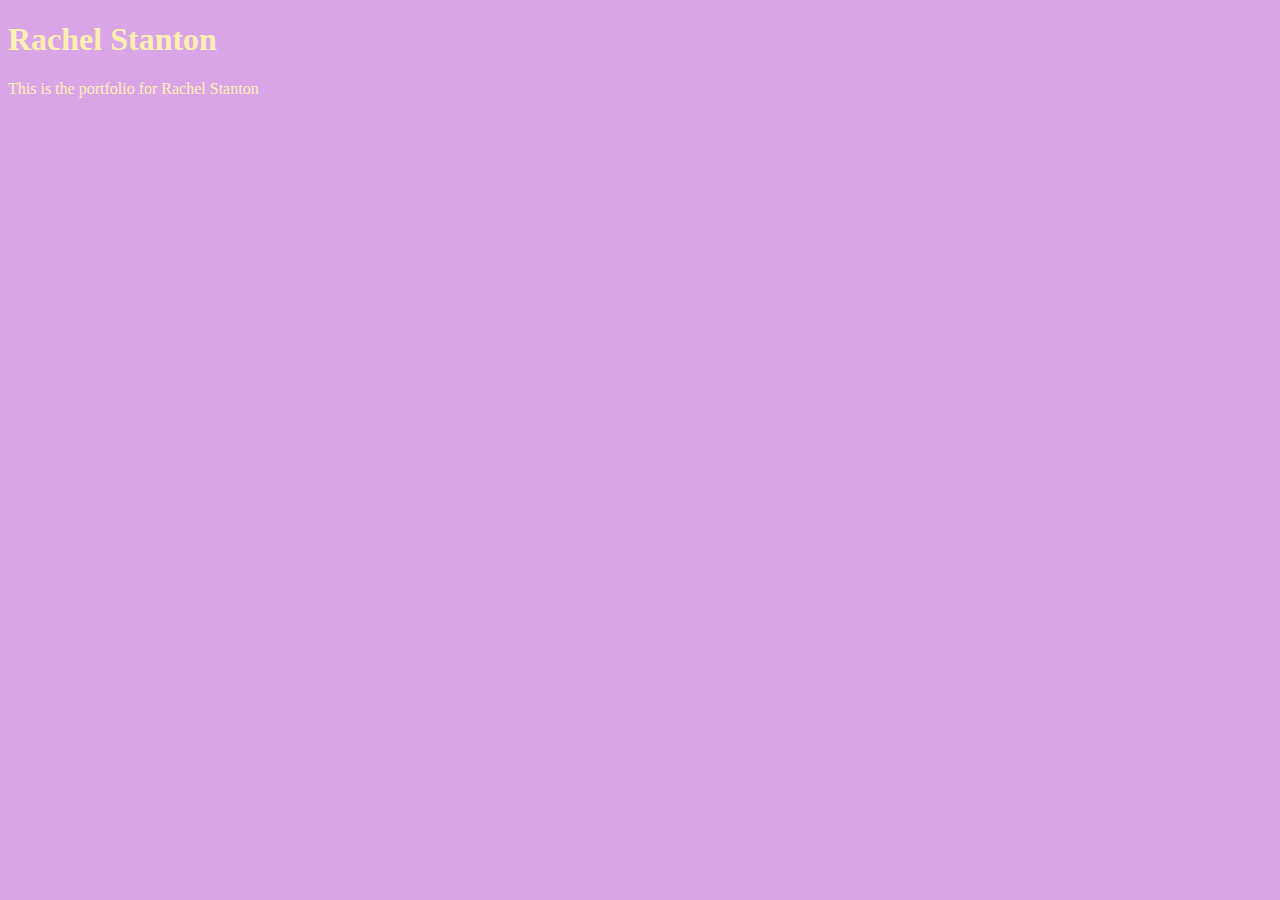
<file: unit_1/index.html>
<!DOCTYPE html>
<html>
<head>
	<link rel="stylesheet" type="text/css" href="css/style.css">
	<title>Rachel Stanton</title>
</head>
<body>
<h1>Rachel Stanton</h1>
<p>This is the portfolio for Rachel Stanton</p>
</body>
</html>
</file>
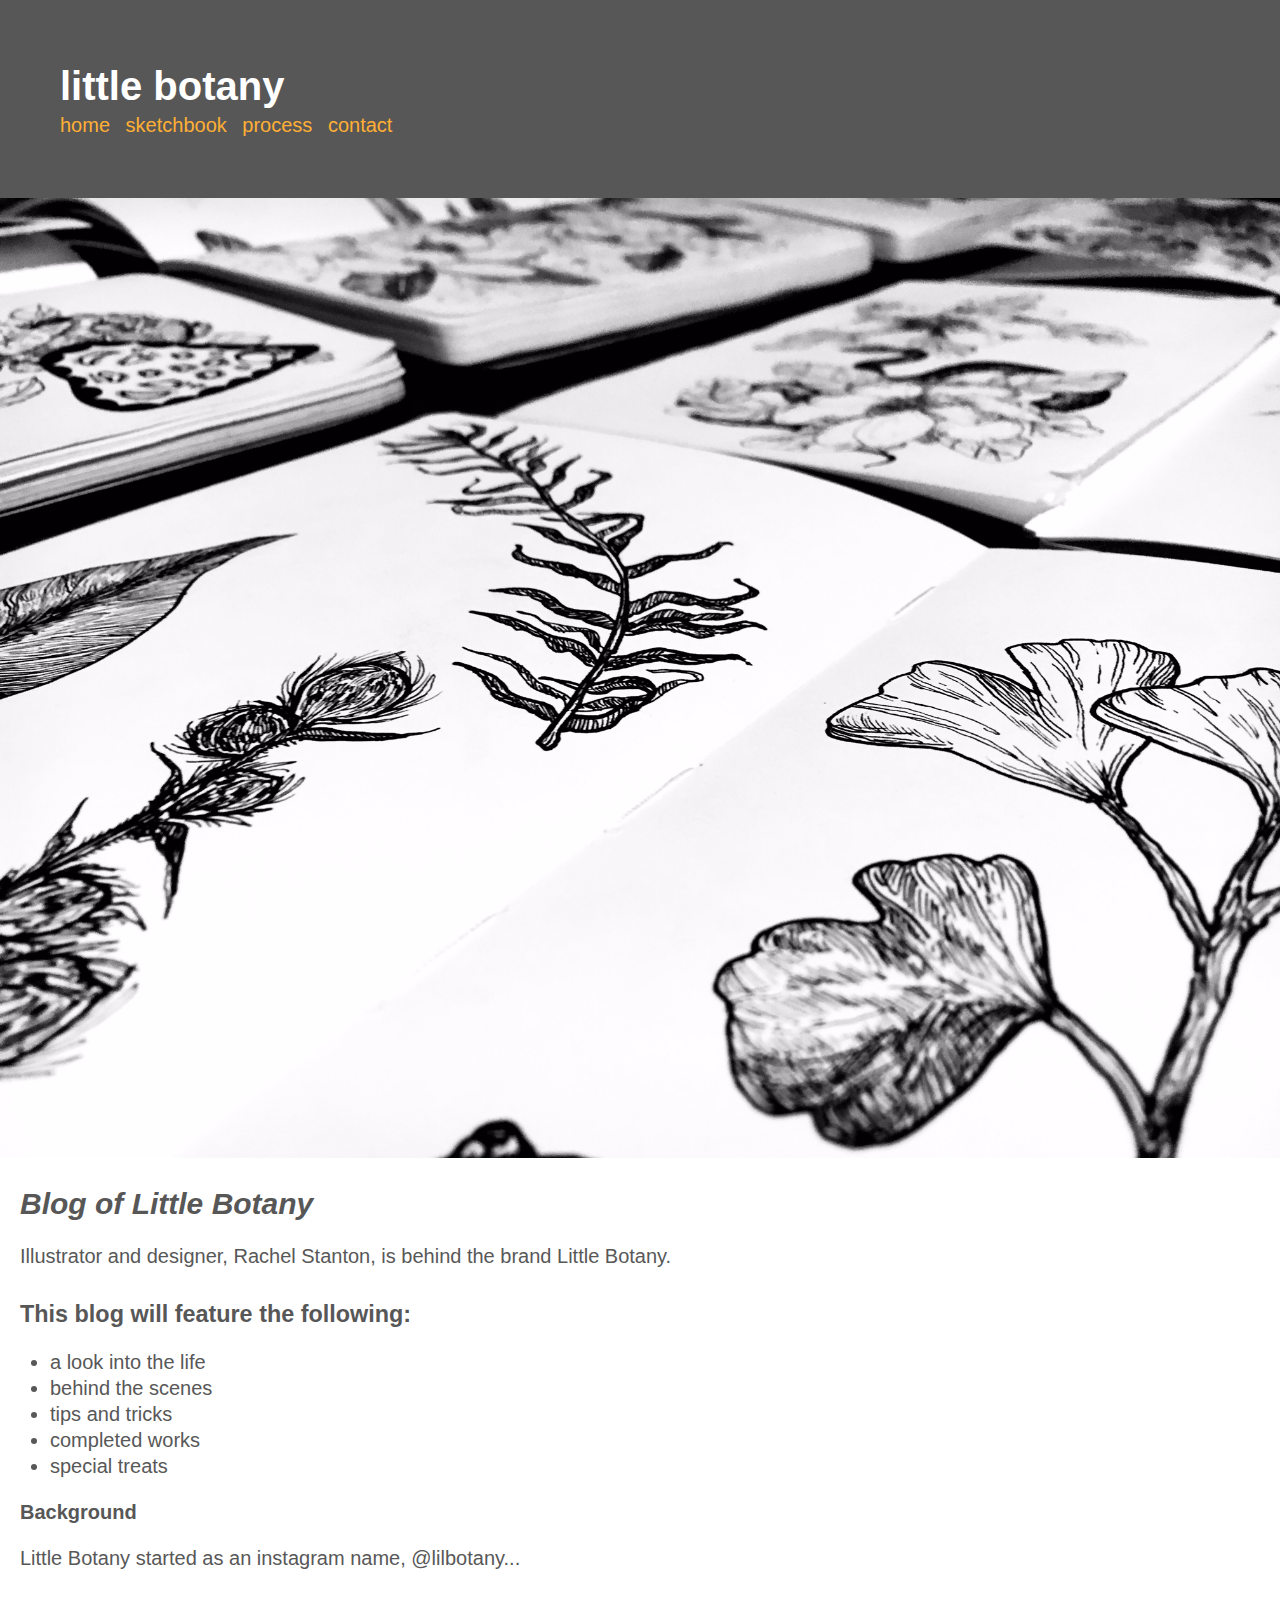
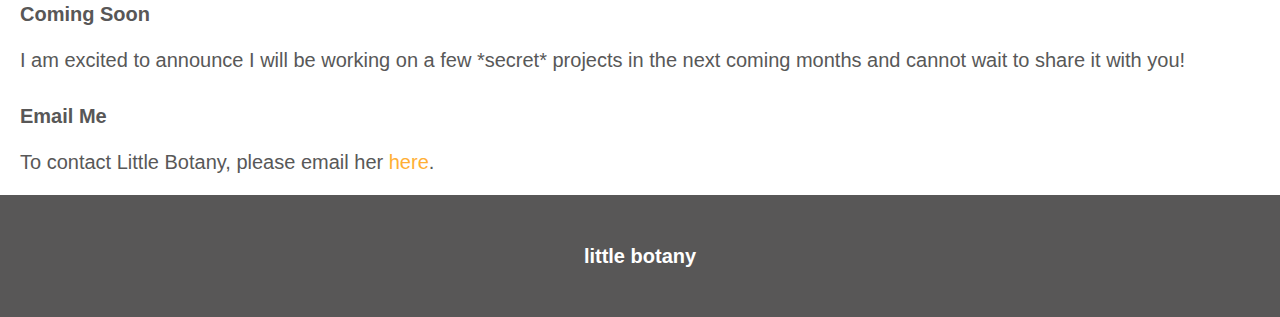
<file: unit_3/index.html>
<!DOCTYPE html>
<html>
		<head>


				<title>little botany</title>

				<link rel="stylesheet" type="text/css" href="css/style.css">
		</head>

		<body>
				<header>
						<h1>little botany</h1>
			
						<nav>
							<a href="#">home</a>
							<a href="#">sketchbook</a>
							<a href="#">process</a>
							<a href="#">contact</a>
						</nav>
				

				</header>

				<section>
						<img src="images/hero.jpg" alt="photo of illustrations" title="bw floral illustrations">

							<h2 id="slogan">Blog of Little Botany</h2>

					<p class="greytext">Illustrator and designer, Rachel Stanton, is behind the brand Little Botany.</p>

				</section>
		<main>
				<h3>This blog will feature the following:</h3>

	<ul class="greytext">
						<li>a look into the life</li>
						<li>behind the scenes</li>
						<li>tips and tricks</li>
						<li>completed works</li>
						<li>special treats</li>
	</ul>
	
		<h4>Background</h4>

			<p class="greytext">Little Botany started as an instagram name, @lilbotany...</p>

		<h4>Coming Soon</h4>

			<p class="greytext">I am excited to announce I will be working on a few *secret* projects in the next coming months and cannot wait to share it with you!</p>

		<h4>Email Me</h4>
		
			<p class="greytext">To contact Little Botany, please email her <a href="mailto:rachelcstanton@gmail.com">here</a>.</p>

		<p> </p>
		
	</main>

			<footer>Little Botany</footer>

	</body>

</html>
</file>
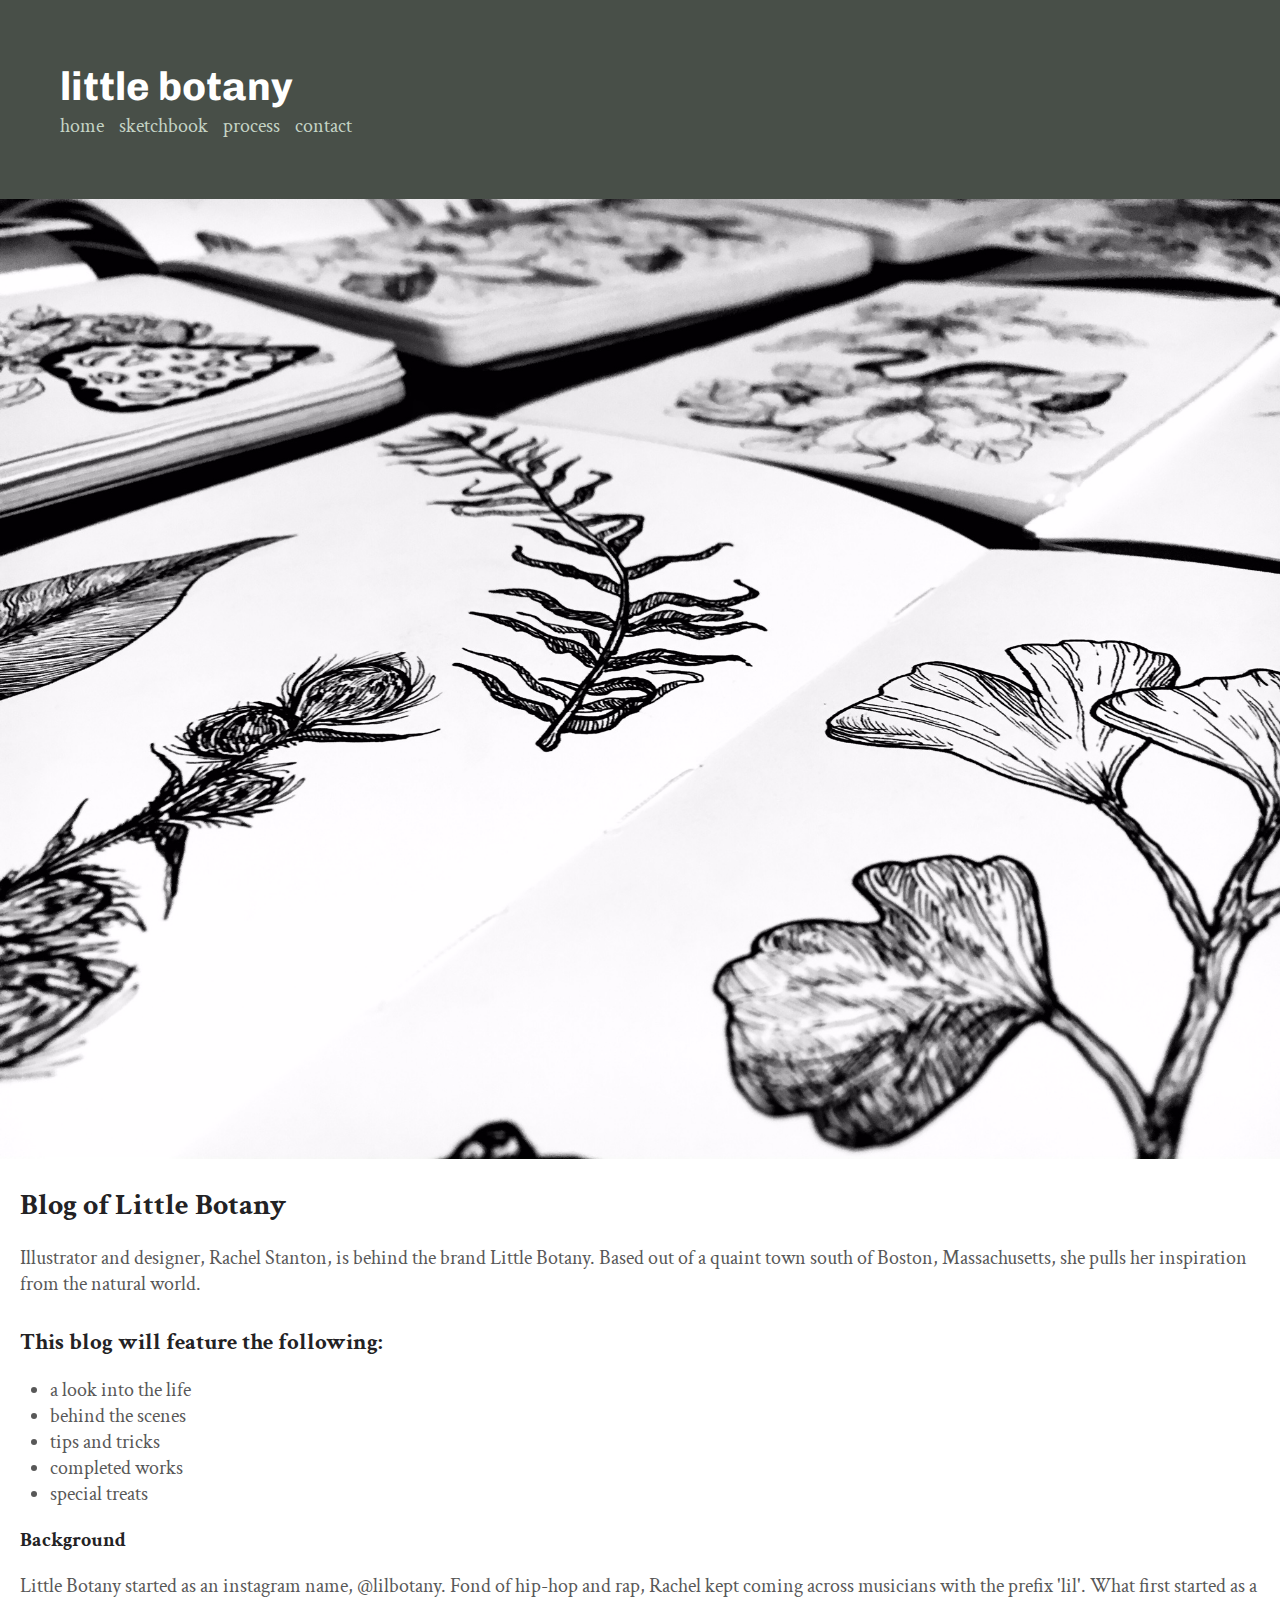
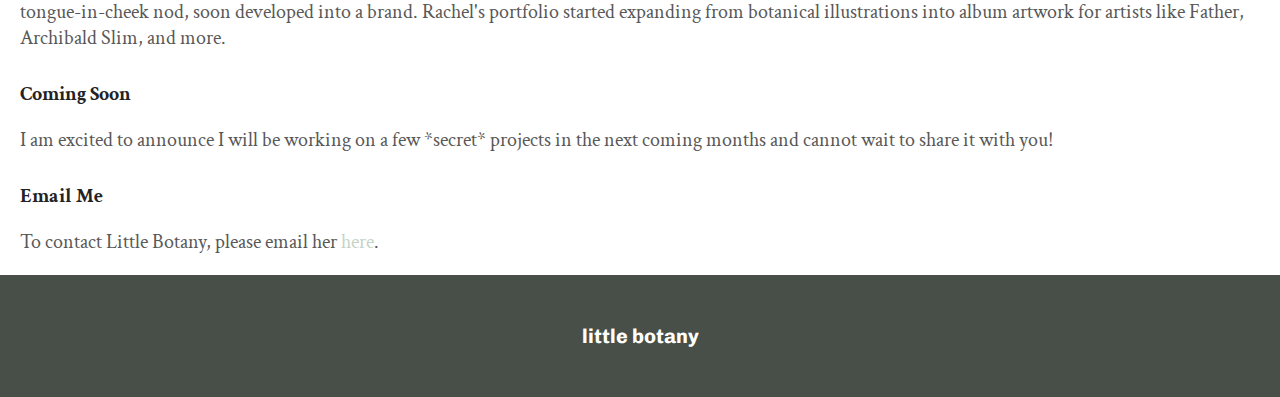
<file: unit_4/index.html>
<!DOCTYPE html>
<html>
		<head>


				<title>little botany</title>

				<link rel="stylesheet" type="text/css" href="css/style.css">
		</head>

		<body>
				<header>
						<h1>little botany</h1>
			
						<nav>
							<a href="#">home</a>
							<a href="#">sketchbook</a>
							<a href="#">process</a>
							<a href="#">contact</a>
						</nav>
				

				</header>

				<section>
						<img src="images/hero.jpg" alt="photo of illustrations" title="bw floral illustrations">

							<h2 id="slogan">Blog of Little Botany</h2>

					<p class="greytext">Illustrator and designer, Rachel Stanton, is behind the brand Little Botany. Based out of a quaint town south of Boston, Massachusetts, she pulls her inspiration from the natural world.</p>

				</section>
		<main>
				<h3>This blog will feature the following:</h3>

	<ul class="greytext">
						<li>a look into the life</li>
						<li>behind the scenes</li>
						<li>tips and tricks</li>
						<li>completed works</li>
						<li>special treats</li>
	</ul>
	
		<h4>Background</h4>

			<p class="greytext">Little Botany started as an instagram name, @lilbotany. Fond of hip-hop and rap, Rachel kept coming across musicians with the prefix 'lil'. What first started as a tongue-in-cheek nod, soon developed into a brand. Rachel's portfolio started expanding from botanical illustrations into album artwork for artists like Father, Archibald Slim, and more.</p>

		<h4>Coming Soon</h4>

			<p class="greytext">I am excited to announce I will be working on a few *secret* projects in the next coming months and cannot wait to share it with you!</p>

		<h4>Email Me</h4>
		
			<p class="greytext">To contact Little Botany, please email her <a href="mailto:rachelcstanton@gmail.com">here</a>.</p>

		<p> </p>
		
	</main>

			<footer>Little Botany</footer>

	</body>

</html>
</file>
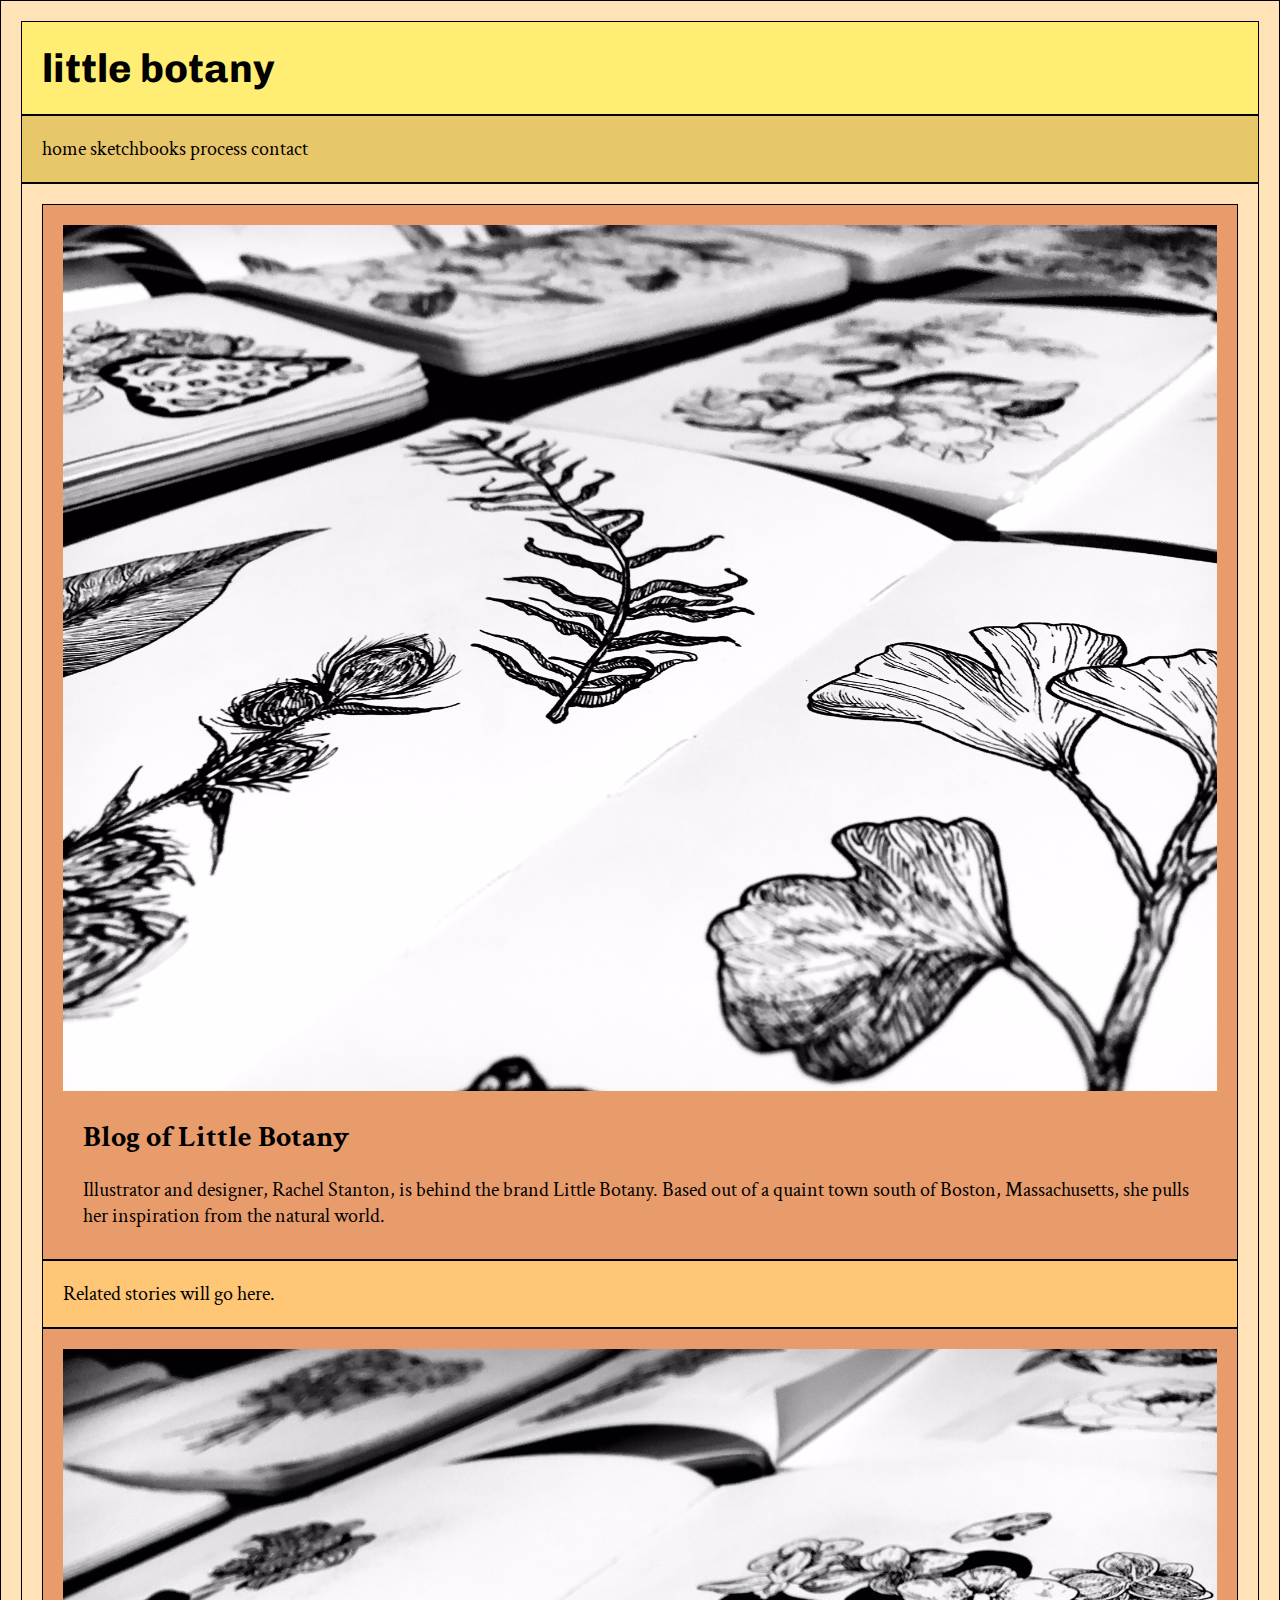
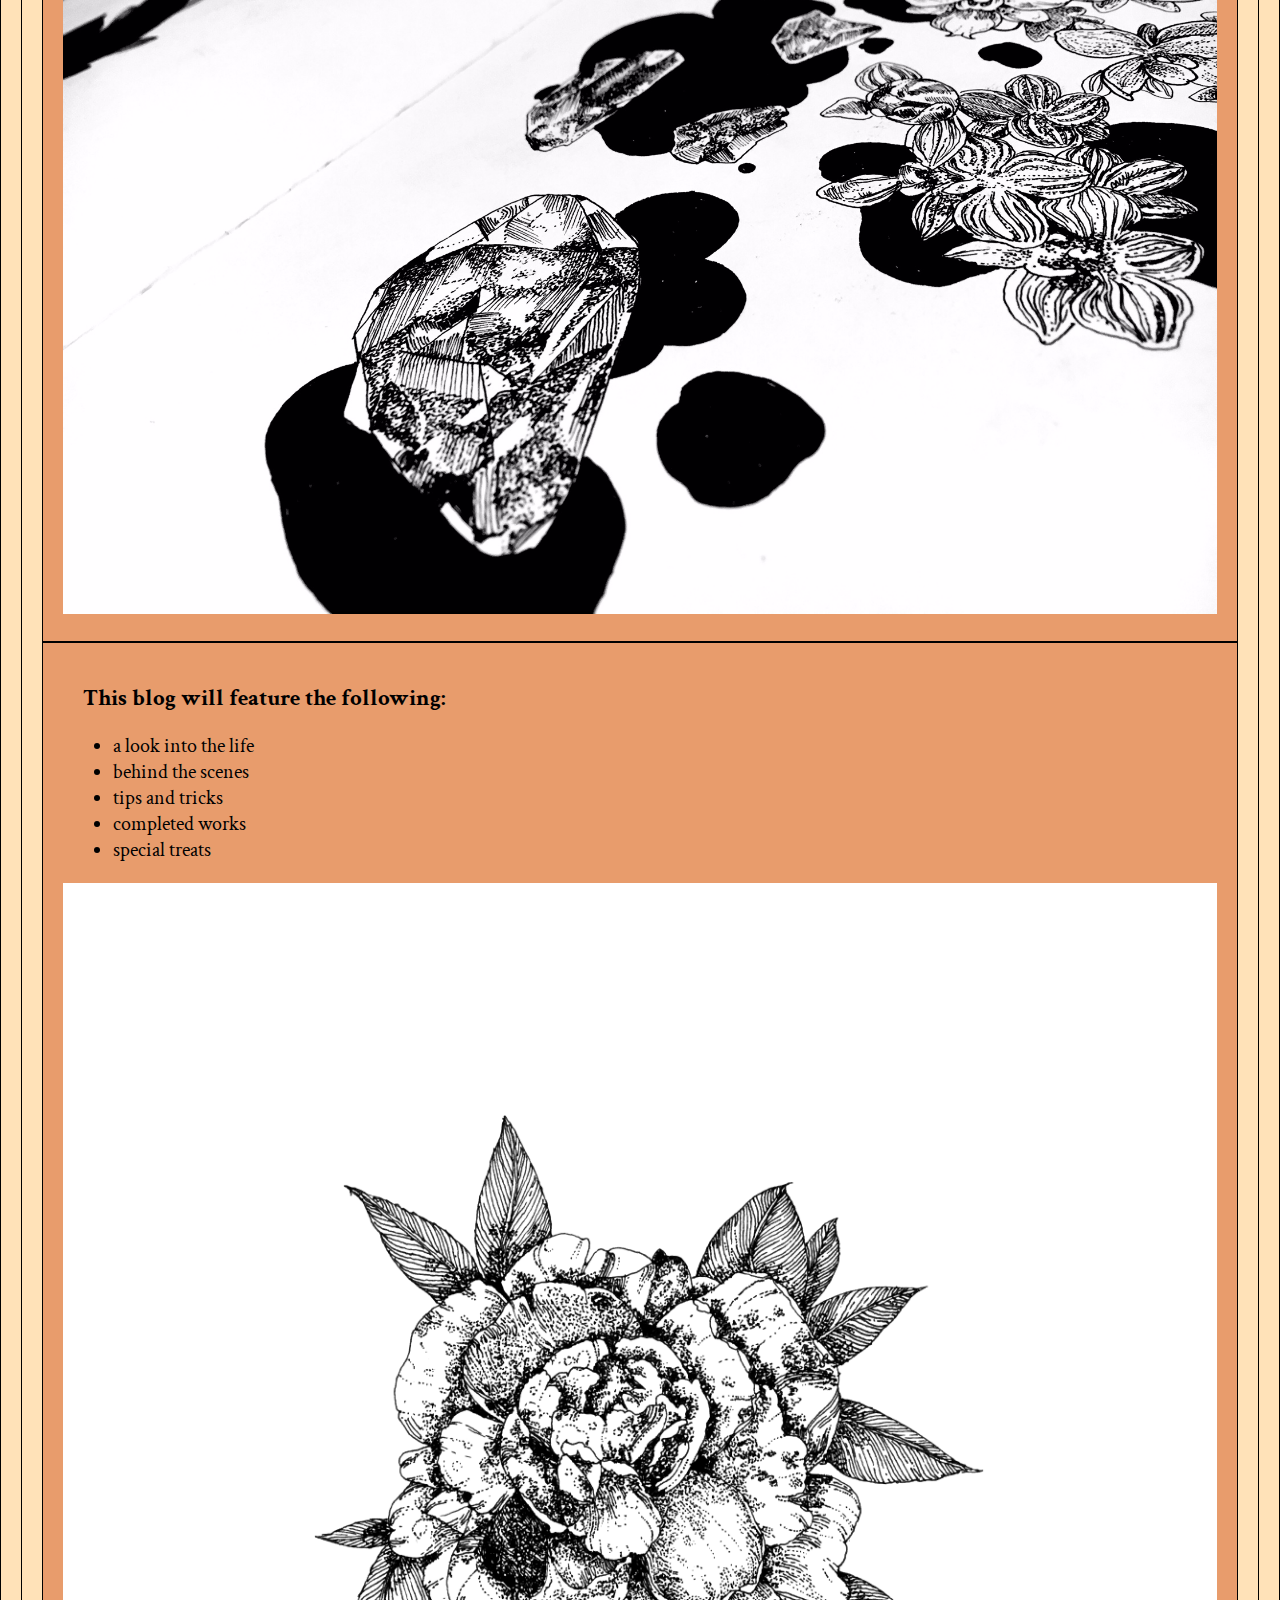
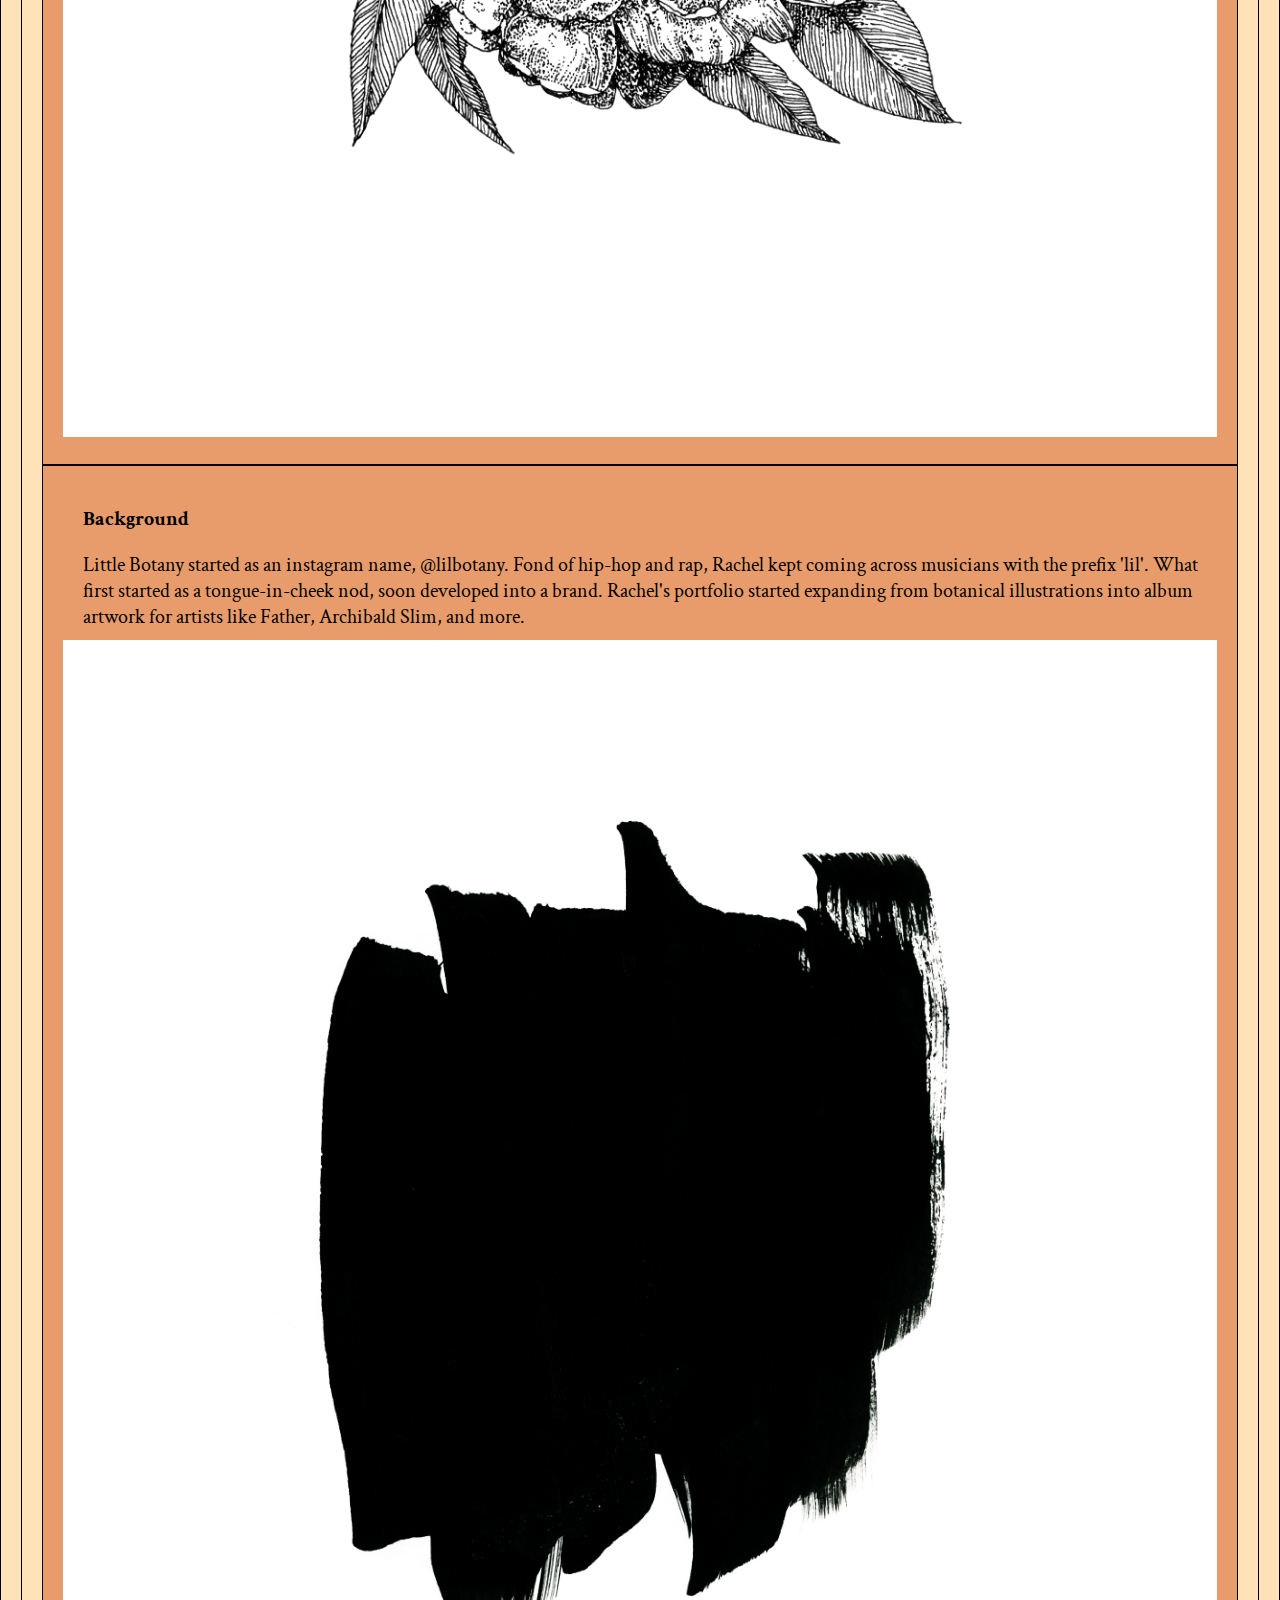
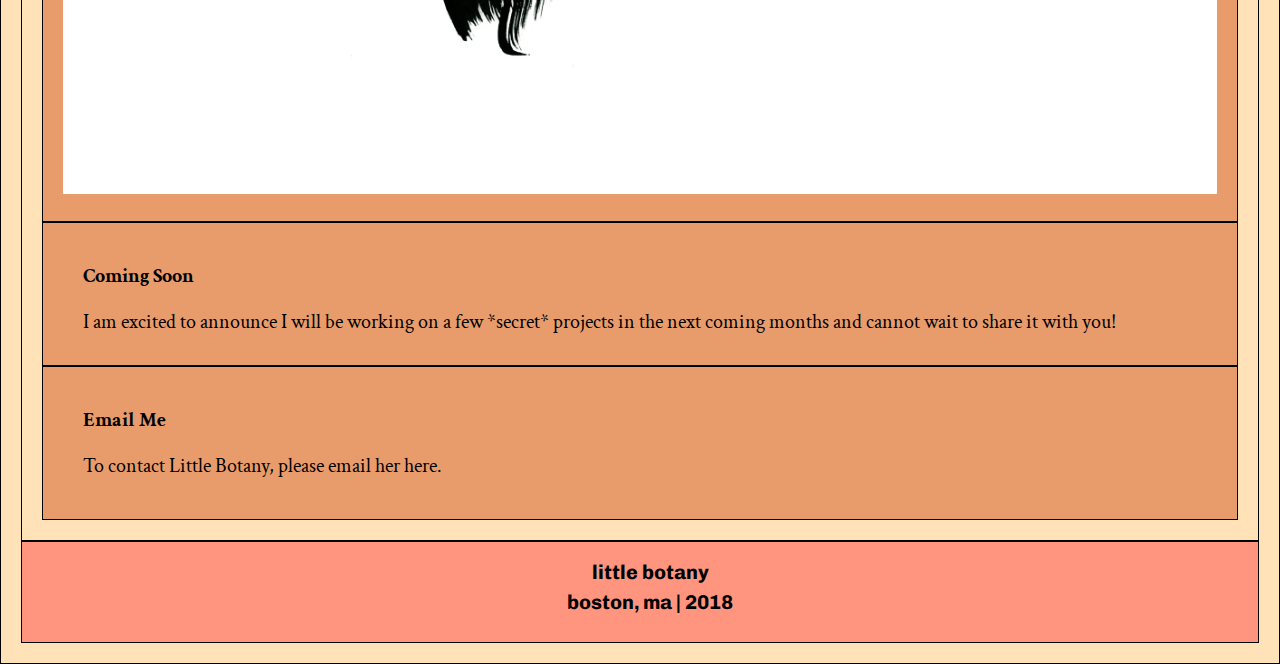
<file: unit_5/index.html>
<!DOCTYPE html>
<html>

<head>
	<title>little botany</title>
	<link rel="stylesheet" type="text/css" href="css/style.css">
</head>

<body>
	<div class="wrapper">
	<header>
		<h1>little botany</h1>
	</header>
	<nav>
		<a href="#">home</a>
		<a href="#">sketchbooks</a>
		<a href="#">process</a>
		<a href="#">contact</a>
	</nav>
	<section>

		<article class="features">
			<img src="images/hero.jpg" alt="sketchbooks" title="sketchbook of florals">
				<h2 id="slogan">Blog of Little Botany</h2>
					<p class="bodytext">Illustrator and designer, Rachel Stanton, is behind the brand Little Botany. Based out of a quaint town south of Boston, Massachusetts, she pulls her inspiration from the natural world.</p>
		</article>
			
		<aside>Related stories will go here.</aside>

		<article class="features">
			<img src="images/article.jpg" alt="bwfloral" title="black and white floral">
		</article>

		<main>

		<article class="features">
			<h3>This blog will feature the following:</h3>
				<ul class="bodytext">
					<li>a look into the life</li>
					<li>behind the scenes</li>
					<li>tips and tricks</li>
					<li>completed works</li>
					<li>special treats</li>
				</ul>
			<img src="images/article2.jpg" alt="peony" title="bw peony">
		</article>
				
		<article class="features">
			<h4>Background</h4>
				<p class="bodytext">Little Botany started as an instagram name, @lilbotany. Fond of hip-hop and rap, Rachel kept coming across musicians with the prefix 'lil'. What first started as a tongue-in-cheek nod, soon developed into a brand. Rachel's portfolio started expanding from botanical illustrations into album artwork for artists like Father, Archibald Slim, and more.</p>
					<img src="images/article3.jpg" alt="inkblot" title="black ink blot">
		</article>

		<article class="features">
			<h4>Coming Soon</h4>
				<p class="bodytext">I am excited to announce I will be working on a few *secret* projects in the next coming months and cannot wait to share it with you!</p>
		</article>

		<article class="features">
			<h4>Email Me</h4>
				<p class="bodytext">To contact Little Botany, please email her <a href="mailto:rachelcstanton@gmail.com">here</a>.</p>
				<p> </p>
		</article>		

		</main>

	</section>
		<footer>
			<p>Little Botany</p>
			<p>Boston, MA | 2018</p>
		</footer>

	</div>
</body>
</html>
</file>
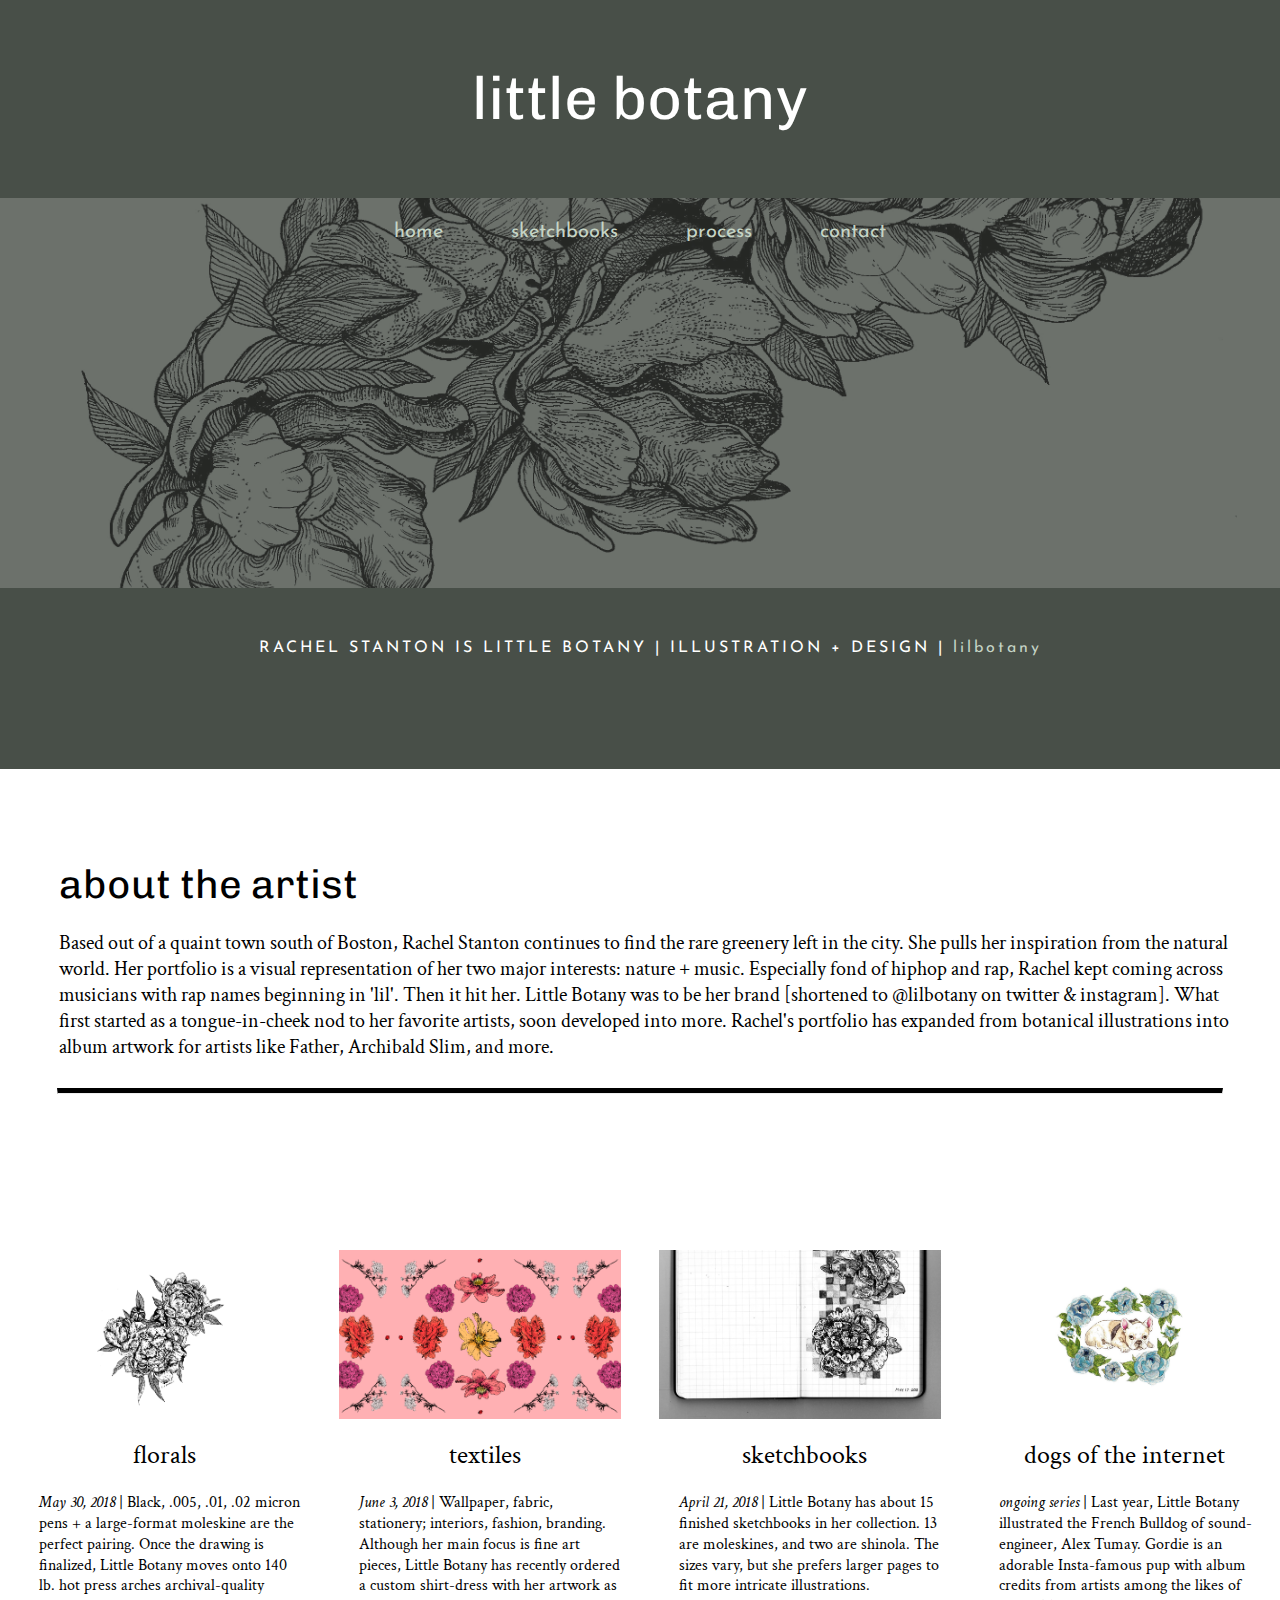
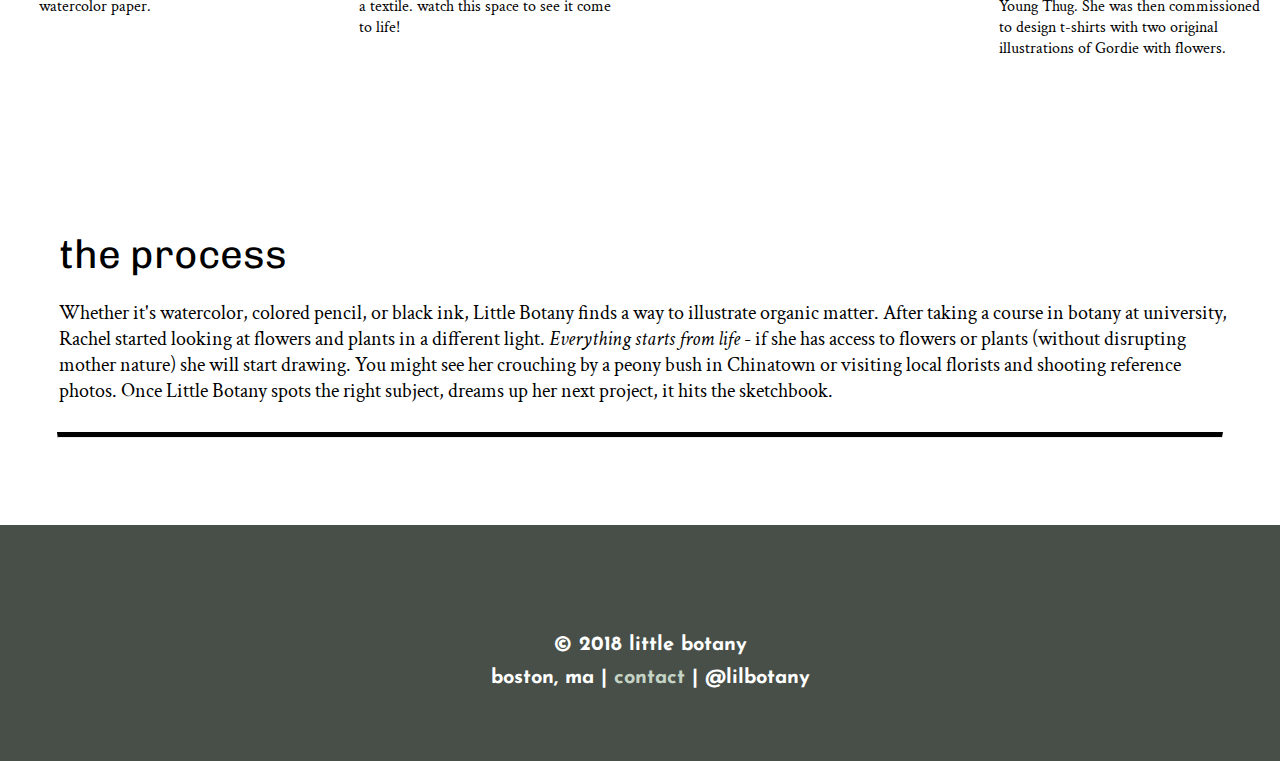
<file: unit_6/index.html>
<!DOCTYPE html>
<html>
	<head>
		<title>little botany &hearts;</title>
		<link rel="stylesheet" type="text/css" href="css/reset.css">
		<link rel="stylesheet" type="text/css" href="css/style.css">
	</head>
<body>
	<header>
		<h1>little botany</h1>
	</header>
		<div class="clearfix" id="lander">
			<nav>
				<a href="#">home</a>
				<a href="#">sketchbooks</a>
				<a href="#">process</a>
				<a href="#">contact</a>
			</nav>
		</div>
			<section id="slogan">
				<p>RACHEL STANTON IS LITTLE BOTANY | ILLUSTRATION + DESIGN | <a href="www.instagram.com/lilbotany">lilbotany</a></p>
			</section>
	<main>
			<section class="about" id="about">
				<h3>about the artist</h3>
				<p>Based out of a quaint town south of Boston, Rachel Stanton continues to find the rare greenery left in the city. She pulls her inspiration from the natural world. Her portfolio is a visual representation of her two major interests: nature + music. Especially fond of hiphop and rap, Rachel kept coming across musicians with rap names beginning in 'lil'. Then it hit her. Little Botany was to be her brand [shortened to @lilbotany on twitter & instagram]. What first started as a tongue-in-cheek nod to her favorite artists, soon developed into more. Rachel's portfolio has expanded from botanical illustrations into album artwork for artists like Father, Archibald Slim, and more.</p>
				<hr>
			</section>
		<div class="wrapper clearfix">
			<section class="blogposts">
				<img src="assets/column1_grayscale.jpg" alt="grayscale flowers" title="Grayscale Floral Illustration">
				<h3>florals</h3>
				<p class="bodytext"><i>May 30, 2018</i> | Black, .005, .01, .02 micron pens + a large-format moleskine are the perfect pairing. Once the drawing is finalized, Little Botany moves onto 140 lb. hot press arches archival-quality watercolor paper.</p>
			</section>
			<section class="blogposts">
				<img src="assets/column2_color.jpg" alt="colorful floral" title="Colorful Floral Print">
				<h3>textiles</h3>
				<p class="bodytext"><i>June 3, 2018</i> | Wallpaper, fabric, stationery; interiors, fashion, branding. Although her main focus is fine art pieces, Little Botany has recently ordered a custom shirt-dress with her artwork as a textile. watch this space to see it come to life!</p>
			</section>
			<section class="blogposts">
				<img src="assets/column3_sketchbook.jpg" alt="sketchbooks" title="Sketchbook Scan">
				<h3>sketchbooks</h3>
				<p class="bodytext"><i>April 21, 2018</i> | Little Botany has about 15 finished sketchbooks in her collection. 13 are moleskines, and two are shinola. The sizes vary, but she prefers larger pages to fit more intricate illustrations.</p>
			</section>
			<section class="blogposts">
				<img src="assets/column4_animals.jpg" alt="animal" title="Gordie the Frenchie">
				<h3>dogs of the internet</h3>
				<p class="bodytext"><i>ongoing series</i> | Last year, Little Botany illustrated the French Bulldog of sound-engineer, Alex Tumay. Gordie is an adorable Insta-famous pup with album credits from artists among the likes of Young Thug. She was then commissioned to design t-shirts with two original illustrations of Gordie with flowers.</p>
			</section>
			<section class="about" id="about">
				<h3>the process</h3>
				<p>Whether it's watercolor, colored pencil, or black ink, Little Botany finds a way to illustrate organic matter. After taking a course in botany at university, Rachel started looking at flowers and plants in a different light. <i>Everything starts from life</i> - if she has access to flowers or plants (without disrupting mother nature) she will start drawing. You might see her crouching by a peony bush in Chinatown or visiting local florists and shooting reference photos. Once Little Botany spots the right subject, dreams up her next project, it hits the sketchbook.</p>
			<hr>
			</section>
	</main>
		</div>
			<footer>
				<p> © 2018 little botany</p>
				<p> Boston, MA | <a href="mailto:rachelcstanton@gmail.com">contact</a> | @lilbotany</p>
			</footer>
		</div>
</body>
</html>
</file>
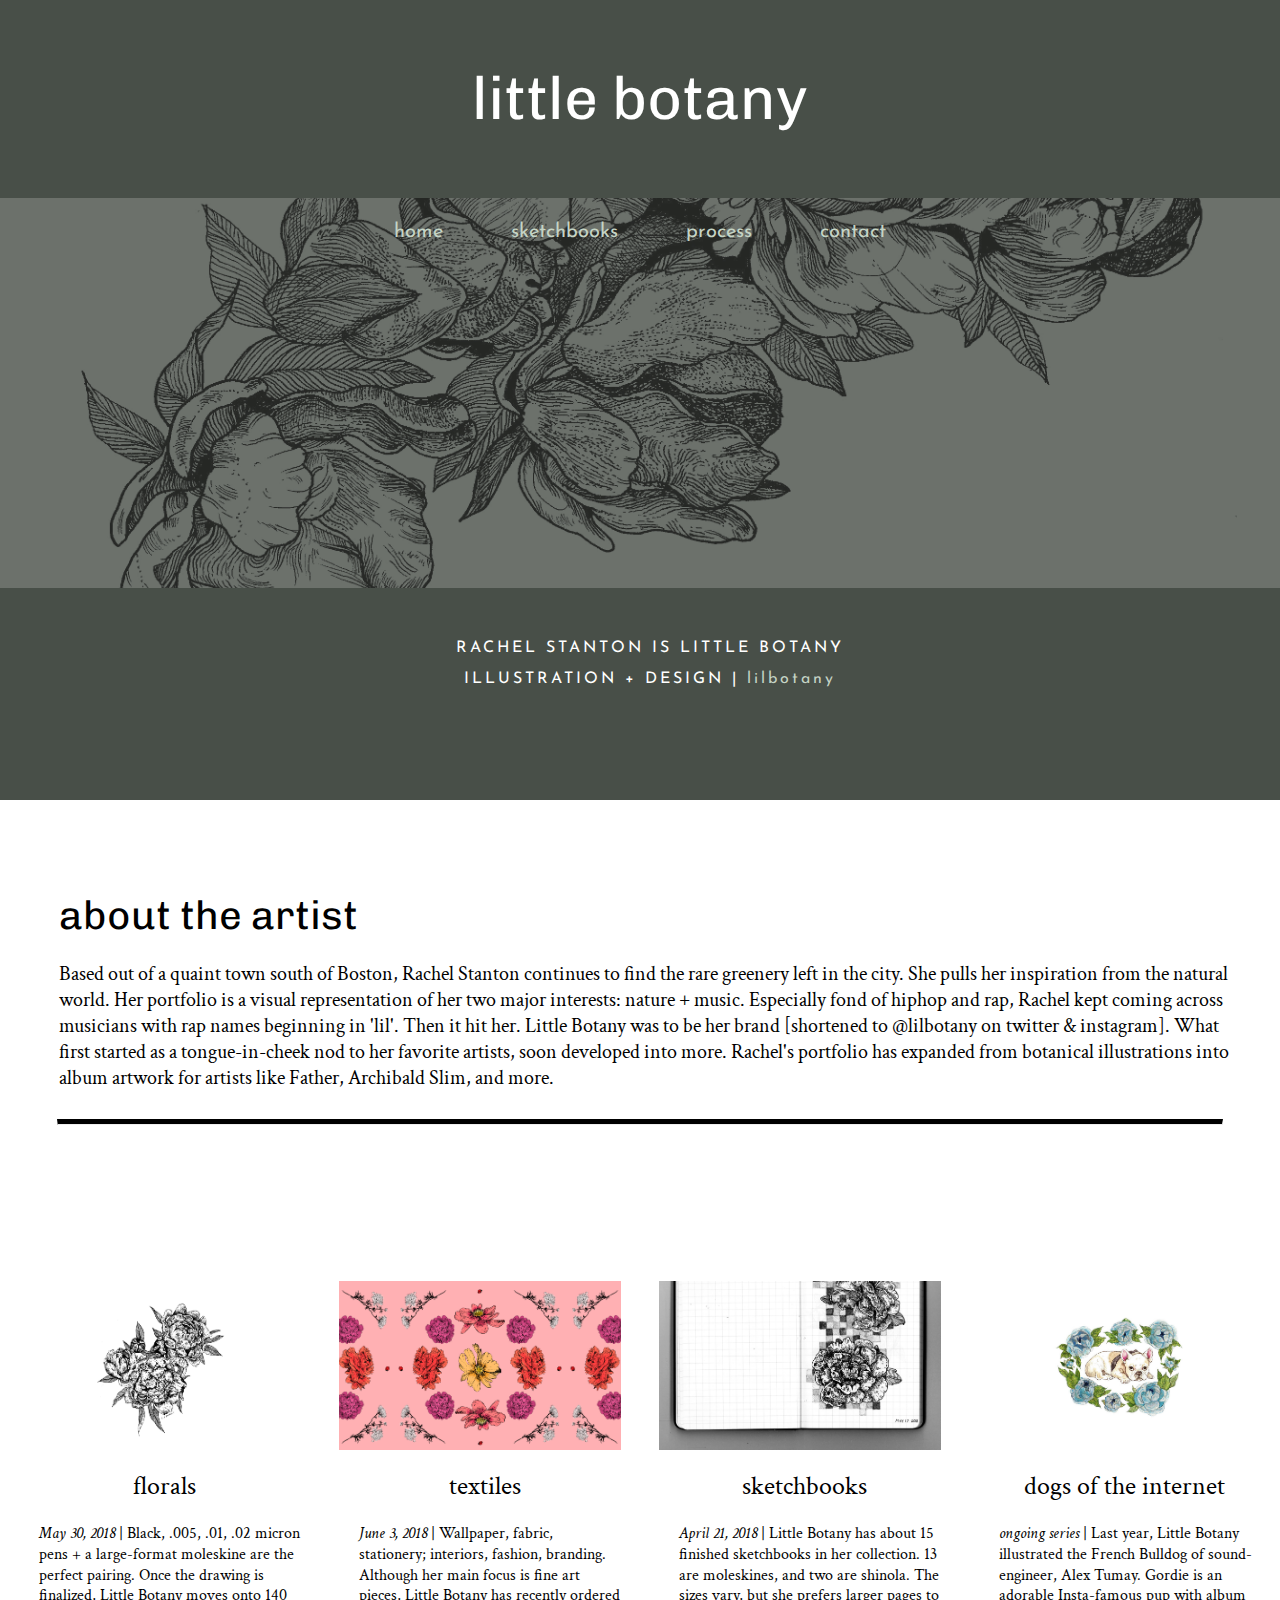
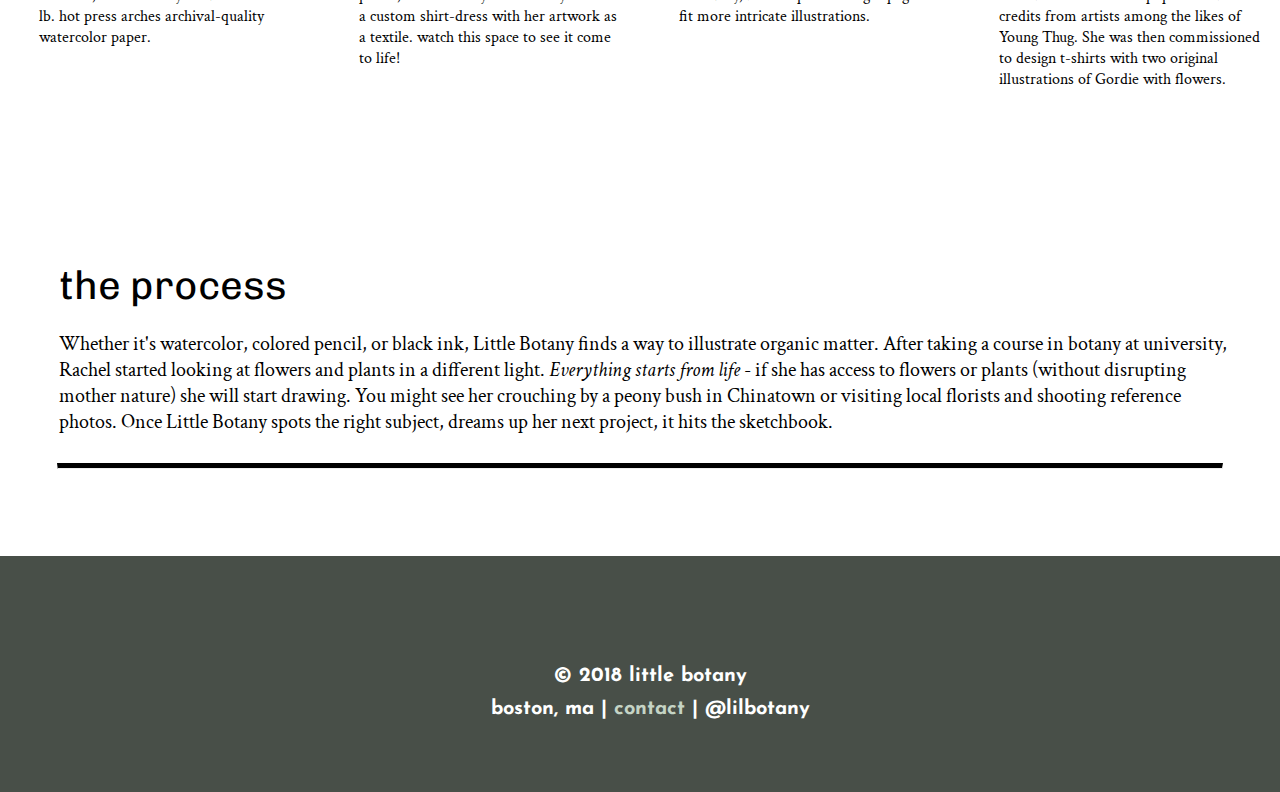
<file: unit_8/index.html>
<!DOCTYPE html>
<html>
	<head>
		<title>little botany &hearts;</title>
		<link rel="stylesheet" type="text/css" href="css/reset.css">
		<link rel="stylesheet" type="text/css" href="css/style.css">
		<meta name="viewport" content="width=device-width, initial-scale=1">
		<!--[if lt IE 9]>
            <script src="bower_components/html5shiv/dist/html5shiv.js"></script>
        <![endif]-->
	</head>
<body>
	<header>
		<h1>little botany</h1>
	</header>
		<div class="clearfix" id="lander">
			<label for="toggle">menu</label>
			<input type="checkbox" id="toggle">
			<nav>
				<a href="#">home</a>
				<a href="#">sketchbooks</a>
				<a href="#">process</a>
				<a href="#">contact</a>
			</nav>
		</div>
			<section id="slogan">
				<p>RACHEL STANTON IS LITTLE BOTANY</p><p>ILLUSTRATION + DESIGN | <a href="www.instagram.com/lilbotany">lilbotany</a></p>
			</section>
	<main>
			<section class="about" id="about">
				<h3>about the artist</h3>
				<p>Based out of a quaint town south of Boston, Rachel Stanton continues to find the rare greenery left in the city. She pulls her inspiration from the natural world. Her portfolio is a visual representation of her two major interests: nature + music. Especially fond of hiphop and rap, Rachel kept coming across musicians with rap names beginning in 'lil'. Then it hit her. Little Botany was to be her brand [shortened to @lilbotany on twitter & instagram]. What first started as a tongue-in-cheek nod to her favorite artists, soon developed into more. Rachel's portfolio has expanded from botanical illustrations into album artwork for artists like Father, Archibald Slim, and more.</p>
				<hr>
			</section>
		<div class="wrapper clearfix">
			<section class="blogposts">
				<img src="assets/column1_grayscale.jpg" alt="grayscale flowers" title="Grayscale Floral Illustration">
				<h3>florals</h3>
				<p class="bodytext"><i>May 30, 2018</i> | Black, .005, .01, .02 micron pens + a large-format moleskine are the perfect pairing. Once the drawing is finalized, Little Botany moves onto 140 lb. hot press arches archival-quality watercolor paper.</p>
			</section>
			<section class="blogposts">
				<img src="assets/column2_color.jpg" alt="colorful floral" title="Colorful Floral Print">
				<h3>textiles</h3>
				<p class="bodytext"><i>June 3, 2018</i> | Wallpaper, fabric, stationery; interiors, fashion, branding. Although her main focus is fine art pieces, Little Botany has recently ordered a custom shirt-dress with her artwork as a textile. watch this space to see it come to life!</p>
			</section>
			<section class="blogposts">
				<img src="assets/column3_sketchbook.jpg" alt="sketchbooks" title="Sketchbook Scan">
				<h3>sketchbooks</h3>
				<p class="bodytext"><i>April 21, 2018</i> | Little Botany has about 15 finished sketchbooks in her collection. 13 are moleskines, and two are shinola. The sizes vary, but she prefers larger pages to fit more intricate illustrations.</p>
			</section>
			<section class="blogposts">
				<img src="assets/column4_animals.jpg" alt="animal" title="Gordie the Frenchie">
				<h3>dogs of the internet</h3>
				<p class="bodytext"><i>ongoing series</i> | Last year, Little Botany illustrated the French Bulldog of sound-engineer, Alex Tumay. Gordie is an adorable Insta-famous pup with album credits from artists among the likes of Young Thug. She was then commissioned to design t-shirts with two original illustrations of Gordie with flowers.</p>
			</section>
			<section class="about" id="about">
				<h3>the process</h3>
				<p>Whether it's watercolor, colored pencil, or black ink, Little Botany finds a way to illustrate organic matter. After taking a course in botany at university, Rachel started looking at flowers and plants in a different light. <i>Everything starts from life</i> - if she has access to flowers or plants (without disrupting mother nature) she will start drawing. You might see her crouching by a peony bush in Chinatown or visiting local florists and shooting reference photos. Once Little Botany spots the right subject, dreams up her next project, it hits the sketchbook.</p>
			<hr>
			</section>
	</main>
		</div>
			<footer>
				<p> © 2018 little botany</p>
				<p> Boston, MA | <a href="mailto:rachelcstanton@gmail.com">contact</a> | @lilbotany</p>
			</footer>
		</div>
</body>
</html>
</file>
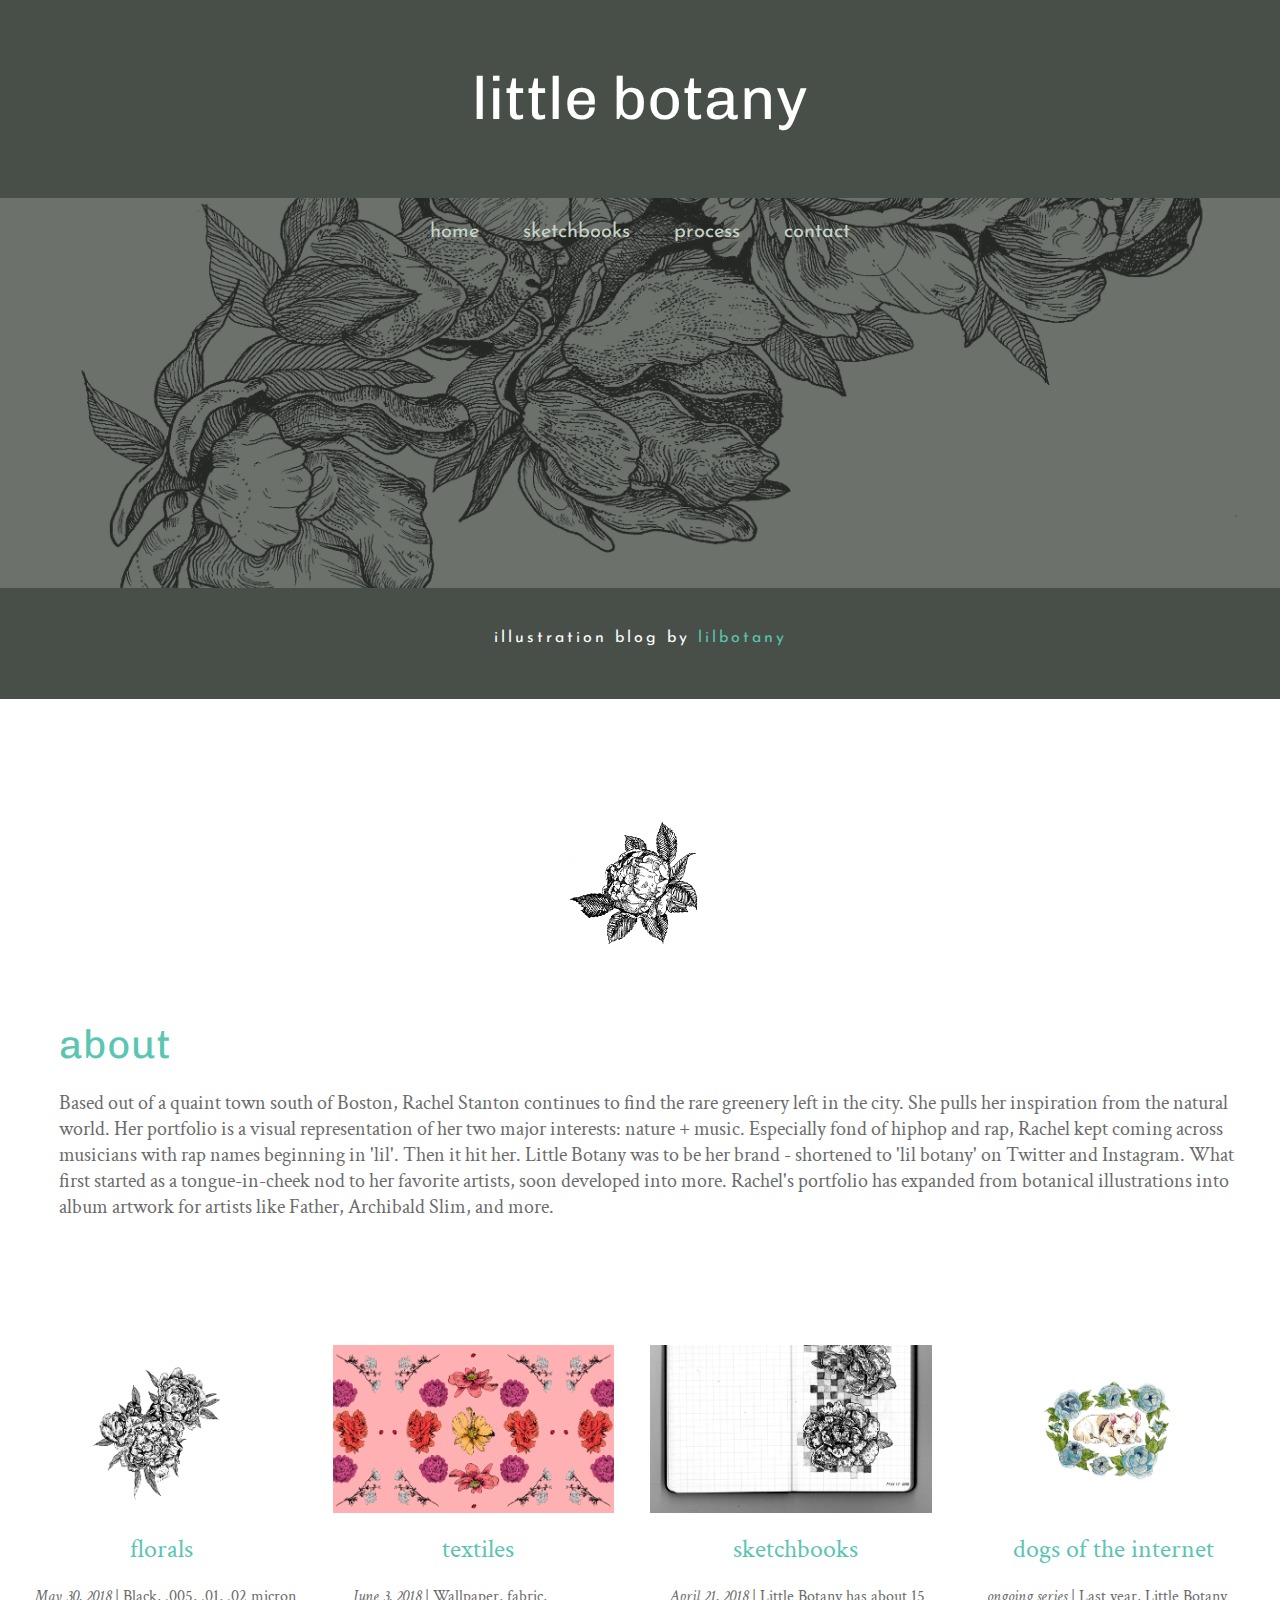
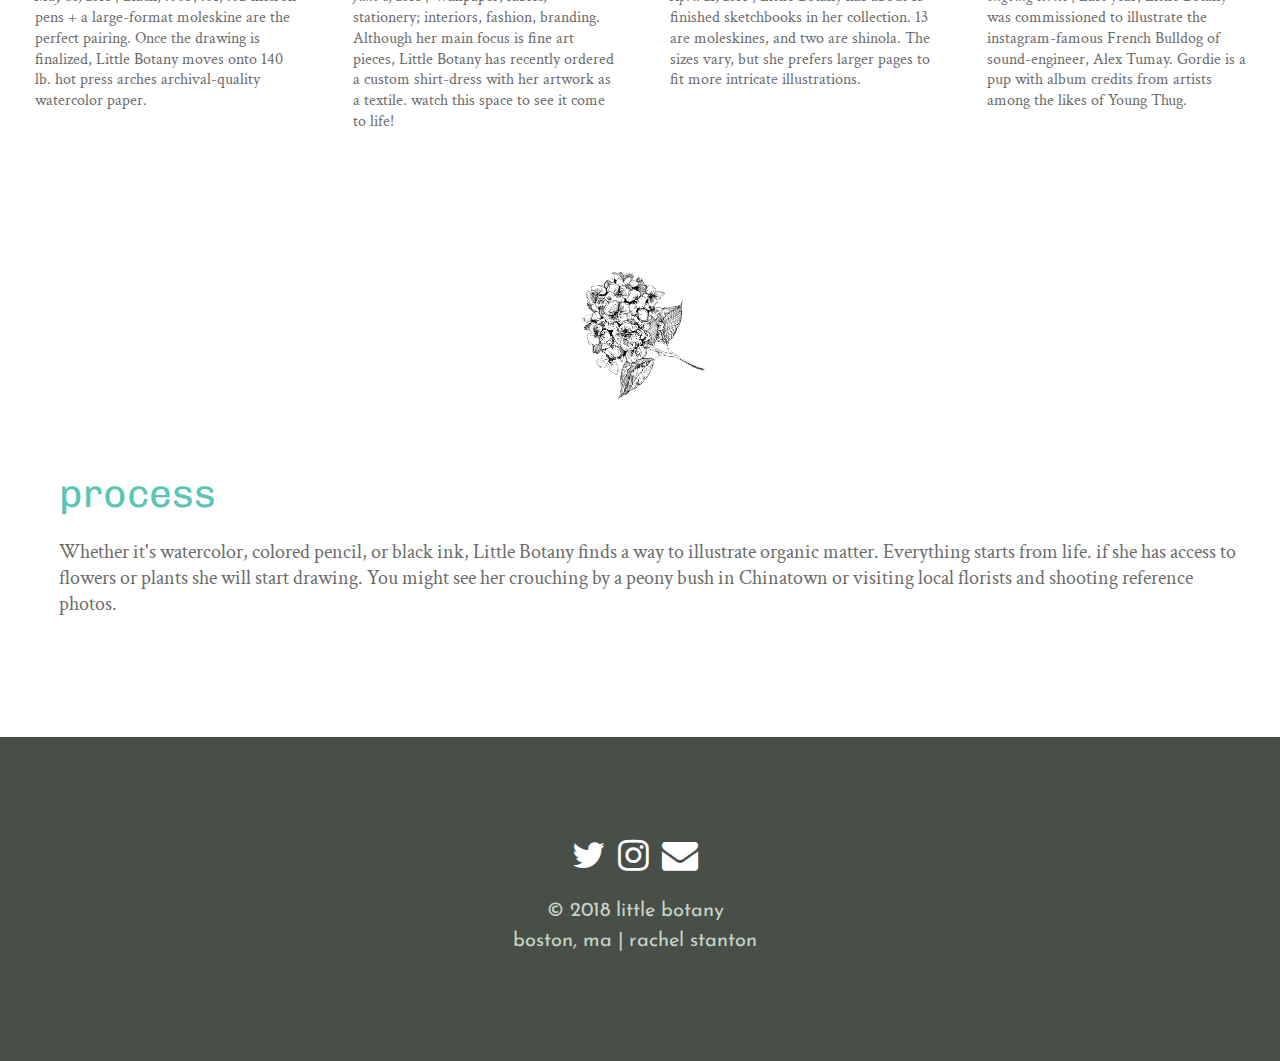
<file: unit_9/index.html>
<!DOCTYPE html>
<html>
	<head>
		<title>little botany</title>
		<link rel="stylesheet" type="text/css" href="css/reset.css">
		<link rel="stylesheet" type="text/css" href="css/style.css">
		<link rel="stylesheet" href="https://cdnjs.cloudflare.com/ajax/libs/font-awesome/4.7.0/css/font-awesome.min.css">
		<link href="https://fonts.googleapis.com/icon?family=Material+Icons" rel="stylesheet">
		<meta name="viewport" content="width=device-width, initial-scale=1">
		<!--[if lt IE 9]>
            <script src="bower_components/html5shiv/dist/html5shiv.js"></script>
        <![endif]-->
	</head>
<body>
	<header>
		<h1>little botany</h1>
	</header>
		<div class="clearfix" id="lander">
			<label for="toggle">menu</label>
			<input type="checkbox" id="toggle">
			<nav>
				<a href="#">home</a>
				<a href="#">sketchbooks</a>
				<a href="#">process</a>
				<a href="#">contact</a>
			</nav>
		</div>
			<section id="slogan">
				<p>illustration blog by <a href="https://www.instagram.com/lilbotany" class="bodylinks">lilbotany</a></p>
			</section>
	<main>
			<section class="about" id="about">
				<img src="assets/divider-big.png" alt="dividerone" title="Divider" id="divider">
				<h3>about</h3>
				<p>Based out of a quaint town south of Boston, Rachel Stanton continues to find the rare greenery left in the city. She pulls her inspiration from the natural world. Her portfolio is a visual representation of her two major interests: nature + music. Especially fond of hiphop and rap, Rachel kept coming across musicians with rap names beginning in 'lil'. Then it hit her. Little Botany was to be her brand - shortened to 'lil botany' on Twitter and Instagram. What first started as a tongue-in-cheek nod to her favorite artists, soon developed into more. Rachel's portfolio has expanded from botanical illustrations into album artwork for artists like Father, Archibald Slim, and more.</p>
			</section>
		<div class="wrapper clearfix">
			<section class="blogposts">
				<img src="assets/column1_grayscale.jpg" alt="grayscale flowers" title="Grayscale Floral Illustration">
				<h3>florals</h3>
				<p class="bodytext"><i>May 30, 2018</i> | Black, .005, .01, .02 micron pens + a large-format moleskine are the perfect pairing. Once the drawing is finalized, Little Botany moves onto 140 lb. hot press arches archival-quality watercolor paper.</p>
			</section>
			<section class="blogposts">
				<img src="assets/column2_color.jpg" alt="colorful floral" title="Colorful Floral Print">
				<h3>textiles</h3>
				<p class="bodytext"><i>June 3, 2018</i> | Wallpaper, fabric, stationery; interiors, fashion, branding. Although her main focus is fine art pieces, Little Botany has recently ordered a custom shirt-dress with her artwork as a textile. watch this space to see it come to life!</p>
			</section>
			<section class="blogposts">
				<img src="assets/column3_sketchbook.jpg" alt="sketchbooks" title="Sketchbook Scan">
				<h3>sketchbooks</h3>
				<p class="bodytext"><i>April 21, 2018</i> | Little Botany has about 15 finished sketchbooks in her collection. 13 are moleskines, and two are shinola. The sizes vary, but she prefers larger pages to fit more intricate illustrations.</p>
			</section>
			<section class="blogposts">
				<img src="assets/column4_animals.jpg" alt="animal" title="Gordie the Frenchie">
				<h3>dogs of the internet</h3>
				<p class="bodytext"><i>ongoing series</i> | Last year, Little Botany was commissioned to illustrate the instagram-famous French Bulldog of sound-engineer, Alex Tumay. Gordie is a pup with album credits from artists among the likes of Young Thug.</p>
			</section>
			<section class="about" id="about">
				<img src="assets/divider-2.png" alt="dividerone" title="Divider" id="divider">
				<h3>process</h3>
				<p>Whether it's watercolor, colored pencil, or black ink, Little Botany finds a way to illustrate organic matter. Everything starts from life. if she has access to flowers or plants she will start drawing. You might see her crouching by a peony bush in Chinatown or visiting local florists and shooting reference photos.</p>
			</section>
	</main>
		</div>
			<footer>
				<p><a href="https://www.twitter.com/lilbotany"> <i class="fa fa-twitter" style="font-size:36px;color:#ffffff;display:inline-block;vertical-align:top;margin-right:.2em;padding-bottom: .5em"></i></a>
				<a href="https://www.instagram.com/lilbotany"> <i class="fa fa-instagram" style="font-size:36px;color:#ffffff;display:inline-block;vertical-align:top;margin-right:.2em"></i></a>
				<a href="mailto:rachelcstanton@gmail.com"> <i class="fa fa-envelope" style="font-size:36px;color:#ffffff"></i></a>
				<p> © 2018 little botany</p>
				<p> Boston, MA | Rachel Stanton</p>
			</footer>
		</div>
</body>
</html>
</file>
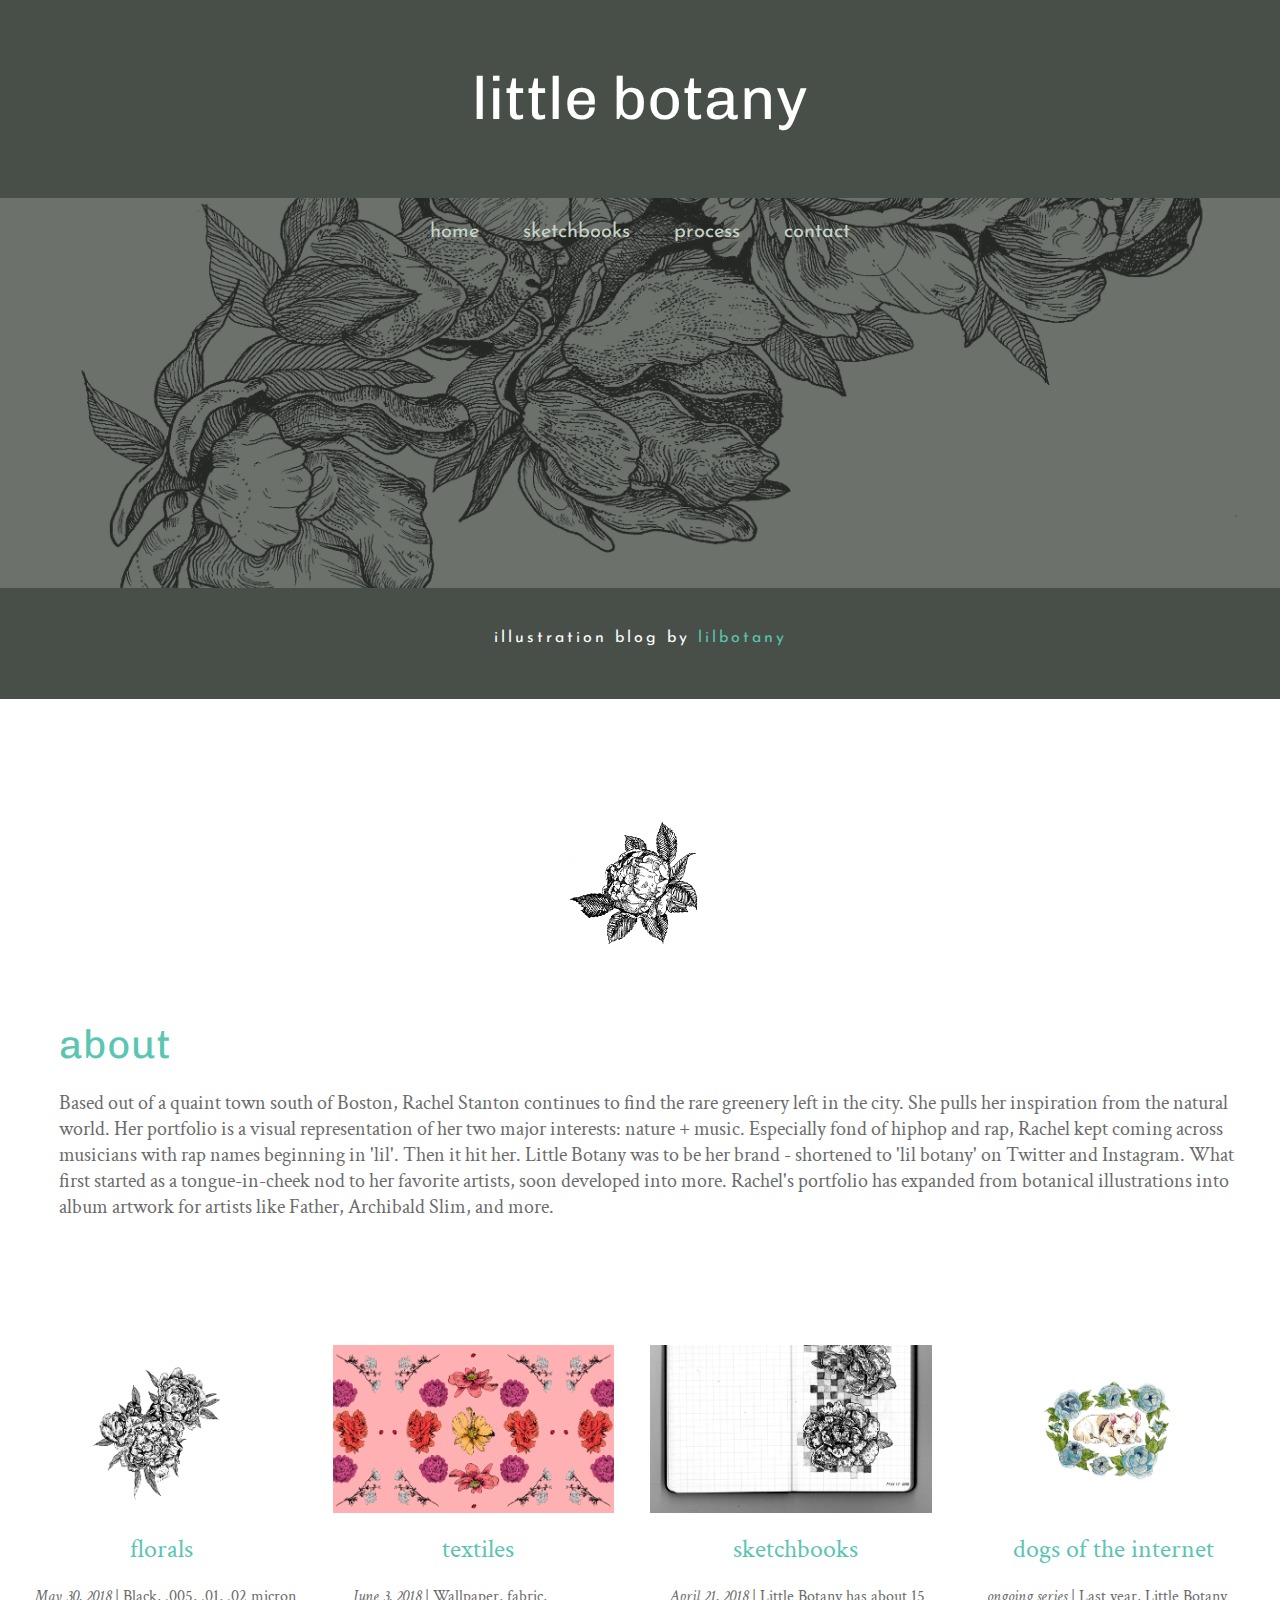
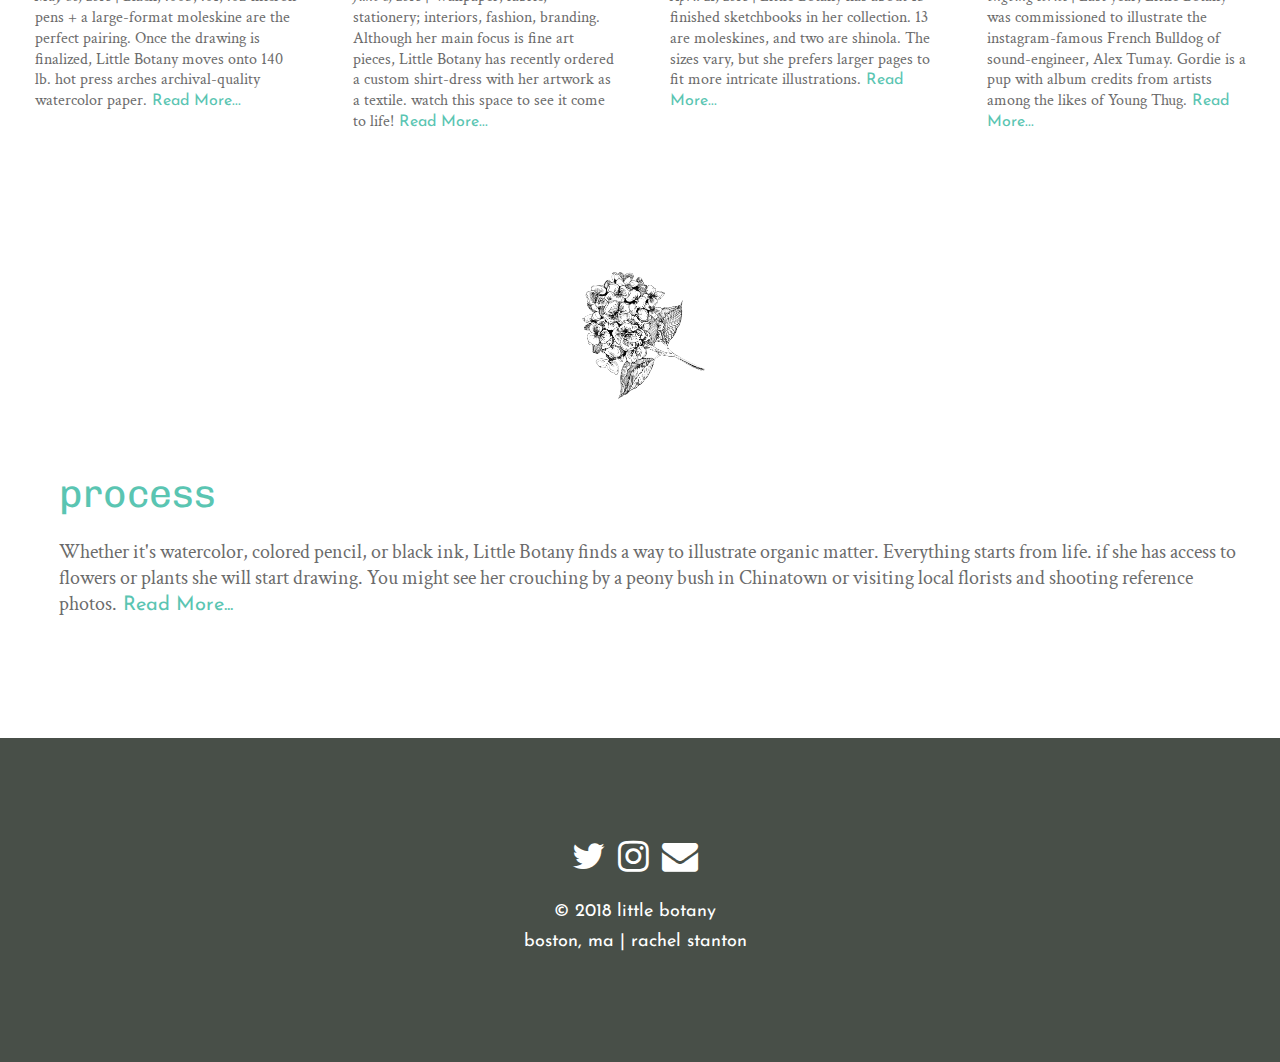
<file: unit_9_organizedcss/index.html>
<!DOCTYPE html>
<html>
	<head>
		<title>little botany</title>
		<link rel="stylesheet" type="text/css" href="css/reset.css">
		<link rel="stylesheet" type="text/css" href="css/style2.css">
		<link rel="stylesheet" href="https://cdnjs.cloudflare.com/ajax/libs/font-awesome/4.7.0/css/font-awesome.min.css">
		<link href="https://fonts.googleapis.com/icon?family=Material+Icons" rel="stylesheet">
		<meta name="viewport" content="width=device-width, initial-scale=1">
		<!--[if lt IE 9]>
            <script src="bower_components/html5shiv/dist/html5shiv.js"></script>
        <![endif]-->
	</head>
<body>
	<header>
		<h1>little botany</h1>
	</header>
		<div class="clearfix" id="lander">
			<label for="toggle">menu</label>
			<input type="checkbox" id="toggle">
			<nav>
				<a href="#">home</a>
				<a href="#">sketchbooks</a>
				<a href="#">process</a>
				<a href="#">contact</a>
			</nav>
		</div>
			<section id="slogan">
				<p>illustration blog by <a href="https://www.instagram.com/lilbotany" class="bodylinks">lilbotany</a></p>
			</section>
	<main>
			<section class="about" id="about">
				<img src="assets/divider-big.png" alt="dividerone" title="Divider" id="divider">
				<h3>about</h3>
				<p>Based out of a quaint town south of Boston, Rachel Stanton continues to find the rare greenery left in the city. She pulls her inspiration from the natural world. Her portfolio is a visual representation of her two major interests: nature + music. Especially fond of hiphop and rap, Rachel kept coming across musicians with rap names beginning in 'lil'. Then it hit her. Little Botany was to be her brand - shortened to 'lil botany' on Twitter and Instagram. What first started as a tongue-in-cheek nod to her favorite artists, soon developed into more. Rachel's portfolio has expanded from botanical illustrations into album artwork for artists like Father, Archibald Slim, and more.</p>
			</section>
		<div class="wrapper clearfix">
			<section class="blogposts">
				<img src="assets/column1_grayscale.jpg" alt="grayscale flowers" title="Grayscale Floral Illustration">
				<h3>florals</h3>
				<p class="bodytext"><i>May 30, 2018</i> | Black, .005, .01, .02 micron pens + a large-format moleskine are the perfect pairing. Once the drawing is finalized, Little Botany moves onto 140 lb. hot press arches archival-quality watercolor paper.<a class="bodylinks" href="#"> Read More...</a></p>
			</section>
			<section class="blogposts">
				<img src="assets/column2_color.jpg" alt="colorful floral" title="Colorful Floral Print">
				<h3>textiles</h3>
				<p class="bodytext"><i>June 3, 2018</i> | Wallpaper, fabric, stationery; interiors, fashion, branding. Although her main focus is fine art pieces, Little Botany has recently ordered a custom shirt-dress with her artwork as a textile. watch this space to see it come to life!<a class="bodylinks" href="#"> Read More...</a></p>
			</section>
			<section class="blogposts">
				<img src="assets/column3_sketchbook.jpg" alt="sketchbooks" title="Sketchbook Scan">
				<h3>sketchbooks</h3>
				<p class="bodytext"><i>April 21, 2018</i> | Little Botany has about 15 finished sketchbooks in her collection. 13 are moleskines, and two are shinola. The sizes vary, but she prefers larger pages to fit more intricate illustrations.<a class="bodylinks" href="#"> Read More...</a></p>
			</section>
			<section class="blogposts">
				<img src="assets/column4_animals.jpg" alt="animal" title="Gordie the Frenchie">
				<h3>dogs of the internet</h3>
				<p class="bodytext"><i>ongoing series</i> | Last year, Little Botany was commissioned to illustrate the instagram-famous French Bulldog of sound-engineer, Alex Tumay. Gordie is a pup with album credits from artists among the likes of Young Thug.<a class="bodylinks" href="#"> Read More...</a></p>
			</section>
			<section class="about" id="about">
				<img src="assets/divider-2.png" alt="dividerone" title="Divider" id="divider">
				<h3>process</h3>
				<p>Whether it's watercolor, colored pencil, or black ink, Little Botany finds a way to illustrate organic matter. Everything starts from life. if she has access to flowers or plants she will start drawing. You might see her crouching by a peony bush in Chinatown or visiting local florists and shooting reference photos.<a class="bodylinks" href="#"> Read More...</a></a></p>
			</section>
	</main>
		</div>
			<footer>
				<p><a href="https://www.twitter.com/lilbotany"> <i class="fa fa-twitter" style="font-size:36px;color:#ffffff;display:inline-block;vertical-align:top;margin-right:.2em;padding-bottom: .5em"></i></a>
				<a href="https://www.instagram.com/lilbotany"> <i class="fa fa-instagram" style="font-size:36px;color:#ffffff;display:inline-block;vertical-align:top;margin-right:.2em"></i></a>
				<a href="mailto:rachelcstanton@gmail.com"> <i class="fa fa-envelope" style="font-size:36px;color:#ffffff"></i></a>
				<p> © 2018 little botany</p>
				<p> Boston, MA | Rachel Stanton</p>
			</footer>
		</div>
</body>
</html>
</file>
<file: unit_1/css/style.css>
body {
	background: #DAA5E7;
}
h1,p {
	color: #FFF0B2;
}
</file>
<file: unit_3/css/style.css>
* {
	padding: 0;
	margin: 0;
}

body {
	font-family: 'Futura', sans-serif;
	font-size: 20px;
	color: #585757;
	line-height: 1.3;
}

header {
	font-family: 'Futura', sans-serif;
	background-color: #585757;
	padding: 60px;
}

h1 {
	color: #ffffff;
}

h2 {
	font-style: italic;
	padding-left: 20px;
}

#slogan {
	font-weight: italic;
}

a {
	color: #FFAF34;
	text-decoration: none;
}

nav a {
	font-family: 'Futura', sans-serif;
	color: #FFAF34;
	margin-right: 10px;
}

img {
	width: 100%;
}

ul {
	margin: 20px;
	padding-left: 30px;
}

p {
	padding-left: 20px;
	padding-bottom: 10px;
}

h2, h3, h4 {
	margin: 20px 10px;
	padding-left: 10px;
}

.greytext {
	color:#585858;
}

footer {
	font-family: 'Frutiger',sans-serif;
	background-color:#585757;
	padding: 60px;
	line-height: 2px;
	text-align: center;
	text-transform: lowercase;
	font-weight: bold;
	color: #ffffff;
}
</file>
<file: unit_4/css/style.css>
@import url('https://fonts.googleapis.com/css?family=Crimson+Text');
@import url('https://fonts.googleapis.com/css?family=Chivo:900');


* {
	padding: 0;
	margin: 0;
}

body {
	font-family: 'Crimson Text', serif;
	font-size: 20px;
	color: #232224;
	line-height: 1.3;
}

header {
	font-family: 'Chivo', sans-serif;
	background-color: #484f48;
	padding: 60px;
}

h1 {
	color: #ffffff;
}

h2 {
	font-style: bold;
	padding-left: 20px;
}

#slogan {
	font-weight: bold;
}

a {
	color: #C5D4C5;
	text-decoration: none;
}

nav a {
	font-family: 'Crimson Text', serif;
	color: #C5D4C5;
	margin-right: 10px;
}

img {
	width: 100%;
}

ul {
	margin: 20px;
	padding-left: 30px;
}

p {
	padding-left: 20px;
	padding-bottom: 10px;
}

h2, h3, h4 {
	margin: 20px 10px;
	padding-left: 10px;
}

.greytext {
	color:#585858;
}

footer {
	font-family: 'Chivo',sans-serif;
	background-color:#484f48;
	padding: 60px;
	line-height: 2px;
	text-align: center;
	text-transform: lowercase;
	font-weight: bold;
	color: #ffffff;
}
</file>
<file: unit_5/css/style.css>
@import url('https://fonts.googleapis.com/css?family=Crimson+Text');
@import url('https://fonts.googleapis.com/css?family=Chivo:900');


* {
	padding: 0;
	margin: 0;
}

body {
	font-family: 'Crimson Text', serif;
	font-size: 20px;
	color: #000000;
	line-height: 1.3;
}

header {
	font-family: 'Chivo', sans-serif;
	background-color: #FFED74;
	border: 1px black solid;
	padding: 20px;
}

h1 {
	color: #000000;
}

h2 {
	font-style: bold;
	padding-left: 20px;
}

#slogan {
	font-weight: bold;
}

nav {
	background-color: #E8C66A;
	font-family: 'Crimson Text', serif;
	color: #000000;
	border: 1px black solid;
	padding: 20px;
}

a {
	color: #000000;
	text-decoration: none;
}

img {
	width: 100%;
}

ul {
	margin: 20px;
	padding-left: 30px;
}

p {
	padding-left: 20px;
	padding-bottom: 10px;
}

h2, h3, h4 {
	margin: 20px 10px;
	padding-left: 10px;
}

.features {
	background-color: #E89C6C;
	border: 1px black solid;
	padding: 20px;
}

aside {
	background-color:#FFC675;
	border: 1px black solid;
	padding: 20px;
}

div, section {
	background-color: #FFE2B8;
	border: 1px black solid;
	padding: 20px;
}

.bodytext {
	color:#000000;
}


footer {
	font-family: 'Chivo',sans-serif;
	background-color:#FF957E;
	line-height: 20px;
	text-align: center;
	text-transform: lowercase;
	font-weight: bold;
	color: #000000;
	border: 1px black solid;
	padding: 20px;
}
</file>
<file: unit_6/css/style.css>
@import url('https://fonts.googleapis.com/css?family=Crimson+Text');
@import url('https://fonts.googleapis.com/css?family=Chivo:900');
@import url('https://fonts.googleapis.com/css?family=Josefin+Sans');

* {
	padding: 0;
	margin: 0;
}


body {
	font-family: 'Crimson Text', serif;
	font-size: 20px;
	color: #000000;
	line-height: 1.3;
	text-align: auto;
}

header {
	font-family: 'Chivo', sans-serif;
	background-color: #484f48;
	padding: 60px;
	text-align: center;
	font-size: 3em;
}

nav {
	text-align: center;
}

nav a:link {
	font-family: 'Josefin Sans', sans-serif;
	color: #C5D4C5;
	margin: 0 32px;
	font-size: 1em;
	text-decoration: none;
	text-align: center;
	padding-bottom: 20px;
}

nav a:hover {
	color:#ffffff;
}

nav a:active {
	color: #ffffff;
}

a {
	font-family: 'Josefin Sans', sans-serif;
	font-size: 1em;
	color: #C5D4C5;
	line-height: 1.3;
	text-align: auto;
	text-decoration: none;
}

a:hover {
	color: #ffffff;
}

h1 {
	color: #ffffff;
}

h2 {
	font-style: bold;
	padding-left: 20px;
	font-size: .8em;
}

#slogan {
	font-family: 'Josefin Sans', sans-serif;
	color: #ffffff;
	background: #484f48;
	text-align: center;
	font-size: .8em;
	letter-spacing: 3px;
}

#lander {
	background:url(../assets/landerb.jpg) no-repeat center center scroll;
	background-size: cover;
	height: 350px;
	padding: 20px 0;
}

img {
	display: block;
	margin-left: auto;
	margin-right: auto;
	width: 100%;
}

p {
	padding-left: 20px;
	padding-bottom: 10px;
}

h2, h3, h4 {
	margin: 20px 10px;
	padding-left: 10px;
	text-align: center;
	color: #000000;
}

i {
	font-style: italic;
}

.wrapper{
	background-color: #ffffff;
	width: 90%
	margin: auto;
}

.blogposts {
	width:22%;
	background-color: #ffffff;
	margin: 1.5%;
	float: left;
}

.blogposts h3 {
	font-size: 1.3em;
}

.blogposts img{
	max-width: 550px;
	display: block;
	margin: auto;
}

.about {
	font-family: 'Crimson Text', serif;
	margin: 1.5%;
	float: left;
	padding-right: 20px;
	padding-left:20px;
	background-color: #ffffff;
	display:block;

}

#about h3{
	font-family: 'Chivo', sans-serif;
	text-align: left;
	font-size: 2em;
}

hr {
	border-top: 5px solid #000000;
	margin: 1.5%;
}

main {
	background-color:#484f48;
	padding:50px 0;
}

section {
	padding: 50px 0;
}

.bodytext {
	color:#000000;
	font-size: .8em;
}

footer {
	font-family: 'Josefin Sans',sans-serif;
	background-color:#484f48;
	line-height: 20px;
	text-align: center;
	text-transform: lowercase;
	font-weight: bold;
	color: #ffffff;
	padding: 60px 0;
}

.clearfix:after {
    visibility: hidden;
    display: block;
    font-size: 0;
    content: " ";
    clear: both;
    height: 0;
}
</file>
<file: unit_8/css/style.css>
@import url('https://fonts.googleapis.com/css?family=Crimson+Text');
@import url('https://fonts.googleapis.com/css?family=Chivo:900');
@import url('https://fonts.googleapis.com/css?family=Josefin+Sans');

* {
	padding: 0;
	margin: 0;
}


body {
	font-family: 'Crimson Text', serif;
	font-size: 20px;
	color: #000000;
	line-height: 1.3;
	text-align: auto;
}

header {
	font-family: 'Chivo', sans-serif;
	background-color: #484f48;
	padding: 60px;
	text-align: center;
	font-size: 3em;
}

nav {
	text-align: center;
}

nav a:link {
	font-family: 'Josefin Sans', sans-serif;
	color: #C5D4C5;
	margin: 0 32px;
	font-size: 1em;
	text-decoration: none;
	padding-bottom: 20px;
	-webkit-transition:color ease-in-out .25s;
	-moz-transition:color ease-in-out .25s;
	-o-transition:color ease-in-out .25s;
	transition:color ease-in-out .25s;
}

nav a:hover {
	color:#ffffff;
}

nav a:active {
	color: #ffffff;
}

a {
	font-family: 'Josefin Sans', sans-serif;
	font-size: 1em;
	color: #C5D4C5;
	line-height: 1.3;
	text-align: auto;
	text-decoration: none;
}

a:hover {
	color: #ffffff;
}

h1 {
	color: #ffffff;
}

h2 {
	font-style: bold;
	padding-left: 20px;
	font-size: .8em;
}

label{
	font-family: 'Josefin Sans', sans-serif;
	color: #C5D4C5;
	margin: 0 32px;
	font-size: 1em;
	text-decoration: none;
	padding-bottom: 20px;
	display: none;
}

#slogan {
	font-family: 'Josefin Sans', sans-serif;
	color: #ffffff;
	background: #484f48;
	text-align: center;
	font-size: .8em;
	letter-spacing: 3px;
}

#lander {
	background:url(../assets/landerb.jpg) no-repeat center center scroll;
	background-size: cover;
	height: 350px;
	padding: 20px 0;
}

#toggle {
	display: none;
}

img {
	display: block;
	margin-left: auto;
	margin-right: auto;
	width: 100%;
}

p {
	padding-left: 20px;
	padding-bottom: 10px;
}

h2, h3, h4 {
	margin: 20px 10px;
	padding-left: 10px;
	text-align: center;
	color: #000000;
}

i {
	font-style: italic;
}

.clearfix:after {
    visibility: hidden;
    display: block;
    font-size: 0;
    content: " ";
    clear: both;
    height: 0;
}


.wrapper {
	background-color: #ffffff;
	width: 100%;
	margin: auto;
}

.blogposts {
	width:22%;
	background-color: #ffffff;
	margin: 1.5%;
	float: left;
}

.blogposts:hover > h3{
	opacity: 1;
}

.blogposts h3 {
	font-size: 1.3em;
}

.blogposts img{
	max-width: 100%;
	display: block;
	margin: auto;
}

.about {
	font-family: 'Crimson Text', serif;
	margin: 1.5%;
	float: left;
	padding-right: 20px;
	padding-left:20px;
	background-color: #ffffff;
	display:block;

}

#about h3{
	font-family: 'Chivo', sans-serif;
	text-align: left;
	font-size: 2em;
}

hr {
	border-top: 5px solid #000000;
	margin: 1.5%;
}

main {
	background-color:#484f48;
	padding:50px 0;
}

section {
	padding: 50px 0;
}

.bodytext {
	color:#000000;
	font-size: .8em;
}

footer {
	font-family: 'Josefin Sans',sans-serif;
	background-color:#484f48;
	line-height: 20px;
	text-align: center;
	text-transform: lowercase;
	font-weight: bold;
	color: #ffffff;
	padding: 60px 0;
}

@media screen and (max-width: 1245px) {
	.blogposts {
		width: 46%;
		height: 454px; 
	}

@media screen and (max-width: 1099px) {
	.blogposts {
		width: auto;
		float:none;
		height: auto;
	}

@media screen and (max-width: 809px) {
	#slogan {
		text-align: center;
		float: none;
	}

@media screen and (max-width: 480px) {
	#slogan {
		text-align: center;
		float: none;
		font-size: .6em;
		letter-spacing: 3px;
	}

@media screen and (max-width: 622px){
	nav{
		display: none;
	}

	nav a:link {
		display: block;
		padding: 15px;
		margin: 5px;
		text-transform: uppercase;
	}

	h1 {
		margin: 20px 0 0;
		padding:  0 10%;
	}

	label{
		display: block;
		text-align: center;
		text-transform: uppercase;
	}

	#toggle:checked + nav{
		display: block;
	}

}
</file>
<file: unit_9/css/style.css>
@import url('https://fonts.googleapis.com/css?family=Crimson+Text');
@import url('https://fonts.googleapis.com/css?family=Chivo:900');
@import url('https://fonts.googleapis.com/css?family=Josefin+Sans');

* {
	padding: 0;
	margin: 0;
}


body {
	font-family: 'Crimson Text', serif;
	font-size: 20px;
	color: #000000;
	line-height: 1.3;
	text-align: auto;
}

header {
	font-family: 'Chivo', sans-serif;
	background-color: #484f48;
	padding: 60px;
	text-align: center;
	font-size: 3em;
}

nav {
	text-align: center;
}

nav a:link {
	font-family: 'Josefin Sans', sans-serif;
	color: #C5D4C5;
	margin: 0 20px;
	font-size: 1em;
	text-decoration: none;
	padding-bottom: 20px;
	-webkit-transition:color ease-in-out .25s;
	-moz-transition:color ease-in-out .25s;
	-o-transition:color ease-in-out .25s;
	transition:color ease-in-out .25s;
}

nav a:hover {
	color:#ffffff;
}

nav a:active {
	color: #ffffff;
}

a {
	font-family: 'Josefin Sans', sans-serif;
	font-size: 1em;
	color: #C5D4C5;
	line-height: 1.3;
	text-align: auto;
	text-decoration: none;
}

a:hover {
	color: #ffffff;
}

.bodylinks {
	color: #5ac5b2;
}

h1 {
	color: #ffffff;
}

h2 {
	font-style: bold;
	padding-left: 20px;
	font-size: .8em;
}

label{
	font-family: 'Josefin Sans', sans-serif;
	color: #C5D4C5;
	margin: 0 32px;
	font-size: 1em;
	text-decoration: none;
	padding-bottom: 20px;
	display: none;
}

#slogan {
	font-family: 'Josefin Sans', sans-serif;
	color: #ffffff;
	background: #484f48;
	text-align: center;
	font-size: .8em;
	letter-spacing: 3px;
	padding-right: 20px;
}

#lander {
	background:url(../assets/landerb.jpg) no-repeat center center scroll;
	background-size: cover;
	height: 350px;
	padding: 20px 0;
}

#toggle {
	display: none;
}

#divider {
	display: block;
    margin-left: auto;
    margin-right: auto;
    padding-bottom: 40px;
	width: 150px;
	height: 150px;
}


img {
	margin-left: auto;
	margin-right: auto;
	width: 100%;
}

p {
	padding-left: 20px;
	padding-bottom: 10px;
}

h2, h3, h4 {
	margin: 20px 10px;
	padding-left: 10px;
	text-align: center;
	color: #000000;
}

i {
	font-style: italic;
}

.clearfix:after {
    visibility: hidden;
    display: block;
    font-size: 0;
    content: " ";
    clear: both;
    height: 0;
}

.wrapper {
	background-color: #ffffff;
	width: 100%;
	margin: auto;
}

.blogposts {
	width:22%;
	margin: 1.2%;
	float: left;
	padding-right: 5px;
}

.blogposts h3 {
	font-size: 1.3em;
	color: #5ac5b2;
}

.blogposts h3:hover {
	opacity: .5;
}

.blogposts img{
	max-width: 100%;
	display: block;
	margin: auto;
}

.blogposts p {
	color: #6B6B6B;
}

.bodytext {
	color:#000000;
	font-size: .8em;
}

.fa:hover {
	opacity: .4;
}

.about {
	font-family: 'Crimson Text', serif;
	margin: 1.5%;
	float: left;
	padding-right: 20px;
	padding-left:20px;
	background-color: #ffffff;
	display:block;

}

.about p {
	color: #6B6B6B;
}

#about h3{
	font-family: 'Chivo', sans-serif;
	text-align: left;
	font-size: 2em;
	color: #5ac5b2;
}

#about a {
	color: #5ac5b2;
	font-family: 'Crimson Text', serif;
}

main {
	background-color:#ffffff;
	padding:50px 0;
}

section {
	padding: 40px 0;
}

footer {
	font-family: 'Josefin Sans',sans-serif;
	line-height: 20px;
	text-align: center;
	text-transform: lowercase;
	color: #C5D4C5;
	background-color: #484f48;
	padding-bottom: 100px;
	padding-top: 100px;
	padding-right: 30px;
}

@media screen and (max-width: 1245px) {
	.blogposts {
		width: 46%;
		height: 454px; 
	}

@media screen and (max-width: 1099px) {
	.blogposts {
		width: auto;
		float:none;
		height: auto;
	}

@media screen and (max-width: 850px) {
	#slogan {
		text-align: center;
		float: none;
	}

@media screen and (max-width: 480px) {
	#slogan {
		text-align: center;
		float: none;
		font-size: .6em;
		letter-spacing: 3px;
	}

	#divider {
	display: block;
    margin-left: auto;
    margin-right: auto;
    padding-bottom: 20px;
	width: 100px;
	height: 100px;
}

@media screen and (max-width: 622px){
	nav{
		display: none;
	}

	nav a:link {
		display: block;
		padding: 15px;
		margin: 5px;
		text-transform: uppercase;
	}

	h1 {
		margin: 20px 0 0;
		padding:  0 10%;
	}

	label{
		display: block;
		text-align: center;
		text-transform: uppercase;
	}

	#toggle:checked + nav{
		display: block;
	}

}
</file>
<file: unit_9_organizedcss/css/style2.css>
@import url('https://fonts.googleapis.com/css?family=Crimson+Text');
@import url('https://fonts.googleapis.com/css?family=Chivo:900');
@import url('https://fonts.googleapis.com/css?family=Josefin+Sans');

* {
	padding: 0;
	margin: 0;
}


body {
	font-family: 'Crimson Text', serif;
	font-size: 20px;
	color: #000000;
	line-height: 1.3;
	text-align: auto;
}

header {
	font-family: 'Chivo', sans-serif;
	background-color: #484f48;
	padding: 60px;
	text-align: center;
	font-size: 3em;
}

nav {
	text-align: center;
}

nav a:link {
	font-family: 'Josefin Sans', sans-serif;
	color: #C5D4C5;
	margin: 0 20px;
	font-size: 1em;
	text-decoration: none;
	padding-bottom: 20px;
	-webkit-transition:color ease-in-out .25s;
	-moz-transition:color ease-in-out .25s;
	-o-transition:color ease-in-out .25s;
	transition:color ease-in-out .25s;
}

nav a:hover {
	color:#ffffff;
}

nav a:active {
	color: #ffffff;
}

a {
	font-family: 'Josefin Sans', sans-serif;
	font-size: 1em;
	color: #C5D4C5;
	line-height: 1.3;
	text-align: auto;
	text-decoration: none;
}

a:hover {
	color: #ffffff;
}


h1 {
	color: #ffffff;
}

h2 {
	font-style: bold;
	padding-left: 20px;
	font-size: .8em;
}

h2, h3, h4 {
	margin: 20px 10px;
	padding-left: 10px;
	text-align: center;
	color: #000000;
}

p {
	padding-left: 20px;
	padding-bottom: 10px;
}


i {
	font-style: italic;
}

label{
	font-family: 'Josefin Sans', sans-serif;
	color: #C5D4C5;
	margin: 0 32px;
	font-size: 1em;
	text-decoration: none;
	padding-bottom: 20px;
	display: none;
}

img {
	margin-left: auto;
	margin-right: auto;
	width: 100%;
}

.clearfix:after {
    visibility: hidden;
    display: block;
    font-size: 0;
    content: " ";
    clear: both;
    height: 0;
}

.wrapper {
	background-color: #ffffff;
	width: 100%;
	margin: auto;
}

.blogposts {
	width:22%;
	margin: 1.2%;
	float: left;
	padding-right: 5px;
}

.blogposts h3 {
	font-family: 'Crimson Text', serif;
	font-size: 1.3em;
	color: #5ac5b2;
}

.blogposts h3:hover {
	opacity: .5;
}

.blogposts img{
	max-width: 100%;
	display: block;
	margin: auto;
}

.blogposts p {
	color: #6B6B6B;
}

.bodytext {
	color:#000000;
	font-size: .8em;
}

.bodylinks {
	color: #5ac5b2;
}

.bodylinks:hover {
	color: #C5D4C5;
}

.fa:hover {
	opacity: .4;
}

.about {
	font-family: 'Crimson Text', serif;
	margin: 1.5%;
	float: left;
	padding-right: 20px;
	padding-left:20px;
	background-color: #ffffff;
	display:block;

}

.about p {
	color: #6B6B6B;
}

#about h3{
	font-family: 'Chivo', sans-serif;
	text-align: left;
	font-size: 2em;
	color: #5ac5b2;
}

#slogan {
	font-family: 'Josefin Sans', sans-serif;
	color: #ffffff;
	background: #484f48;
	text-align: center;
	font-size: .8em;
	letter-spacing: 3px;
	padding-right: 20px;
}

#lander {
	background:url(../assets/landerb.jpg) no-repeat center center scroll;
	background-size: cover;
	height: 350px;
	padding: 20px 0;
}

#divider {
	display: block;
    margin-left: auto;
    margin-right: auto;
    padding-bottom: 40px;
	width: 150px;
	height: 150px;
}

#toggle {
	display: none;
}

main {
	background-color:#ffffff;
	padding:50px 0;
}

section {
	padding: 40px 0;
}

footer {
	font-size: .9em;
	font-family: 'Josefin Sans',sans-serif;
	line-height: 20px;
	text-align: center;
	text-transform: lowercase;
	color: #ffffff;
	background-color: #484f48;
	padding-bottom: 100px;
	padding-top: 100px;
	padding-right: 30px;
}

@media screen and (max-width: 1245px) {
	.blogposts {
		width: 46%;
		height: 454px; 
}

@media screen and (max-width: 1099px) {
	.blogposts {
		width: auto;
		float:none;
		height: auto;
}

@media screen and (max-width: 850px) {
	#slogan {
		text-align: center;
		float: none;
}

@media screen and (max-width: 480px) {
	#slogan {
		text-align: center;
		float: none;
		font-size: .6em;
		letter-spacing: 3px;
}

	#divider {
	display: block;
    margin-left: auto;
    margin-right: auto;
    padding-bottom: 20px;
	width: 100px;
	height: 100px;
}

@media screen and (max-width: 622px){
	nav{
		display: none;
}

	nav a:link {
		display: block;
		padding: 15px;
		margin: 5px;
		text-transform: uppercase;
}

	h1 {
		margin: 20px 0 0;
		padding:  0 10%;
}

	label{
		display: block;
		text-align: center;
		text-transform: uppercase;
}

	#toggle:checked + nav{
		display: block;
}

}
</file>
